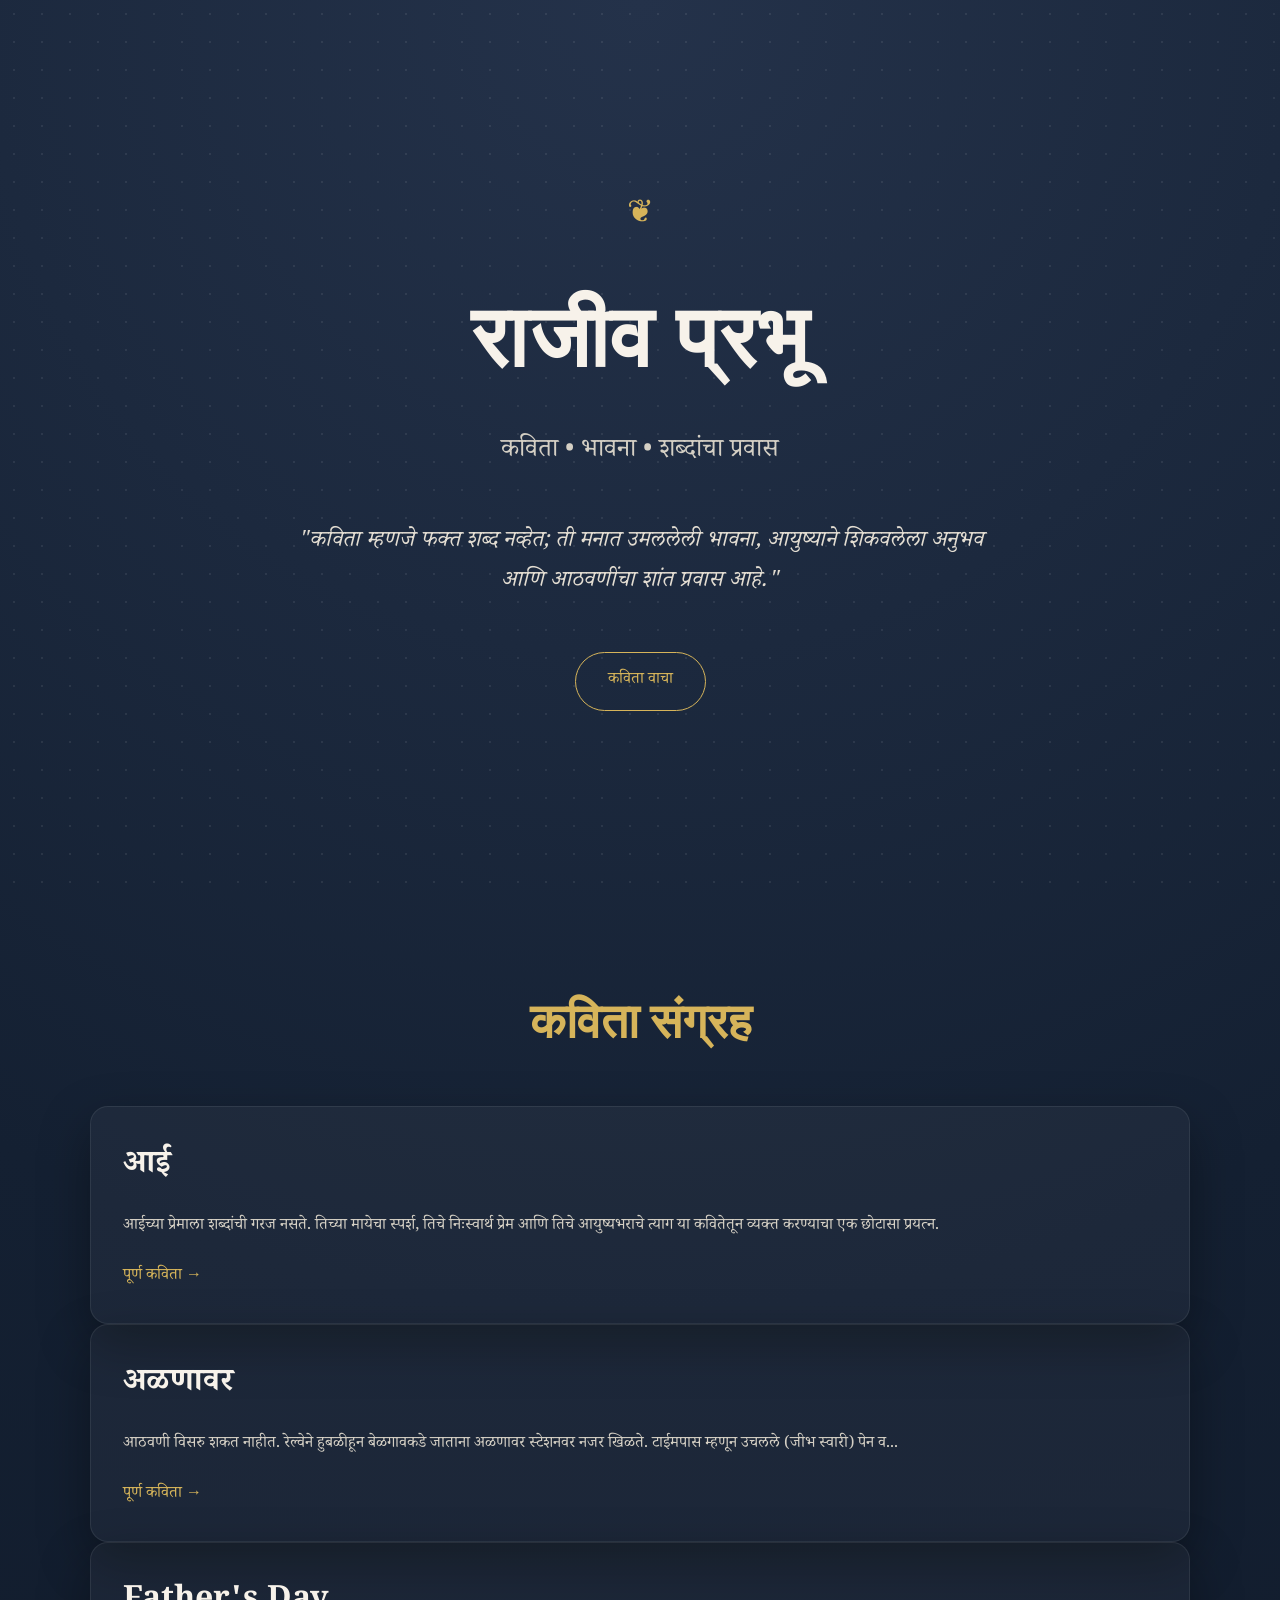
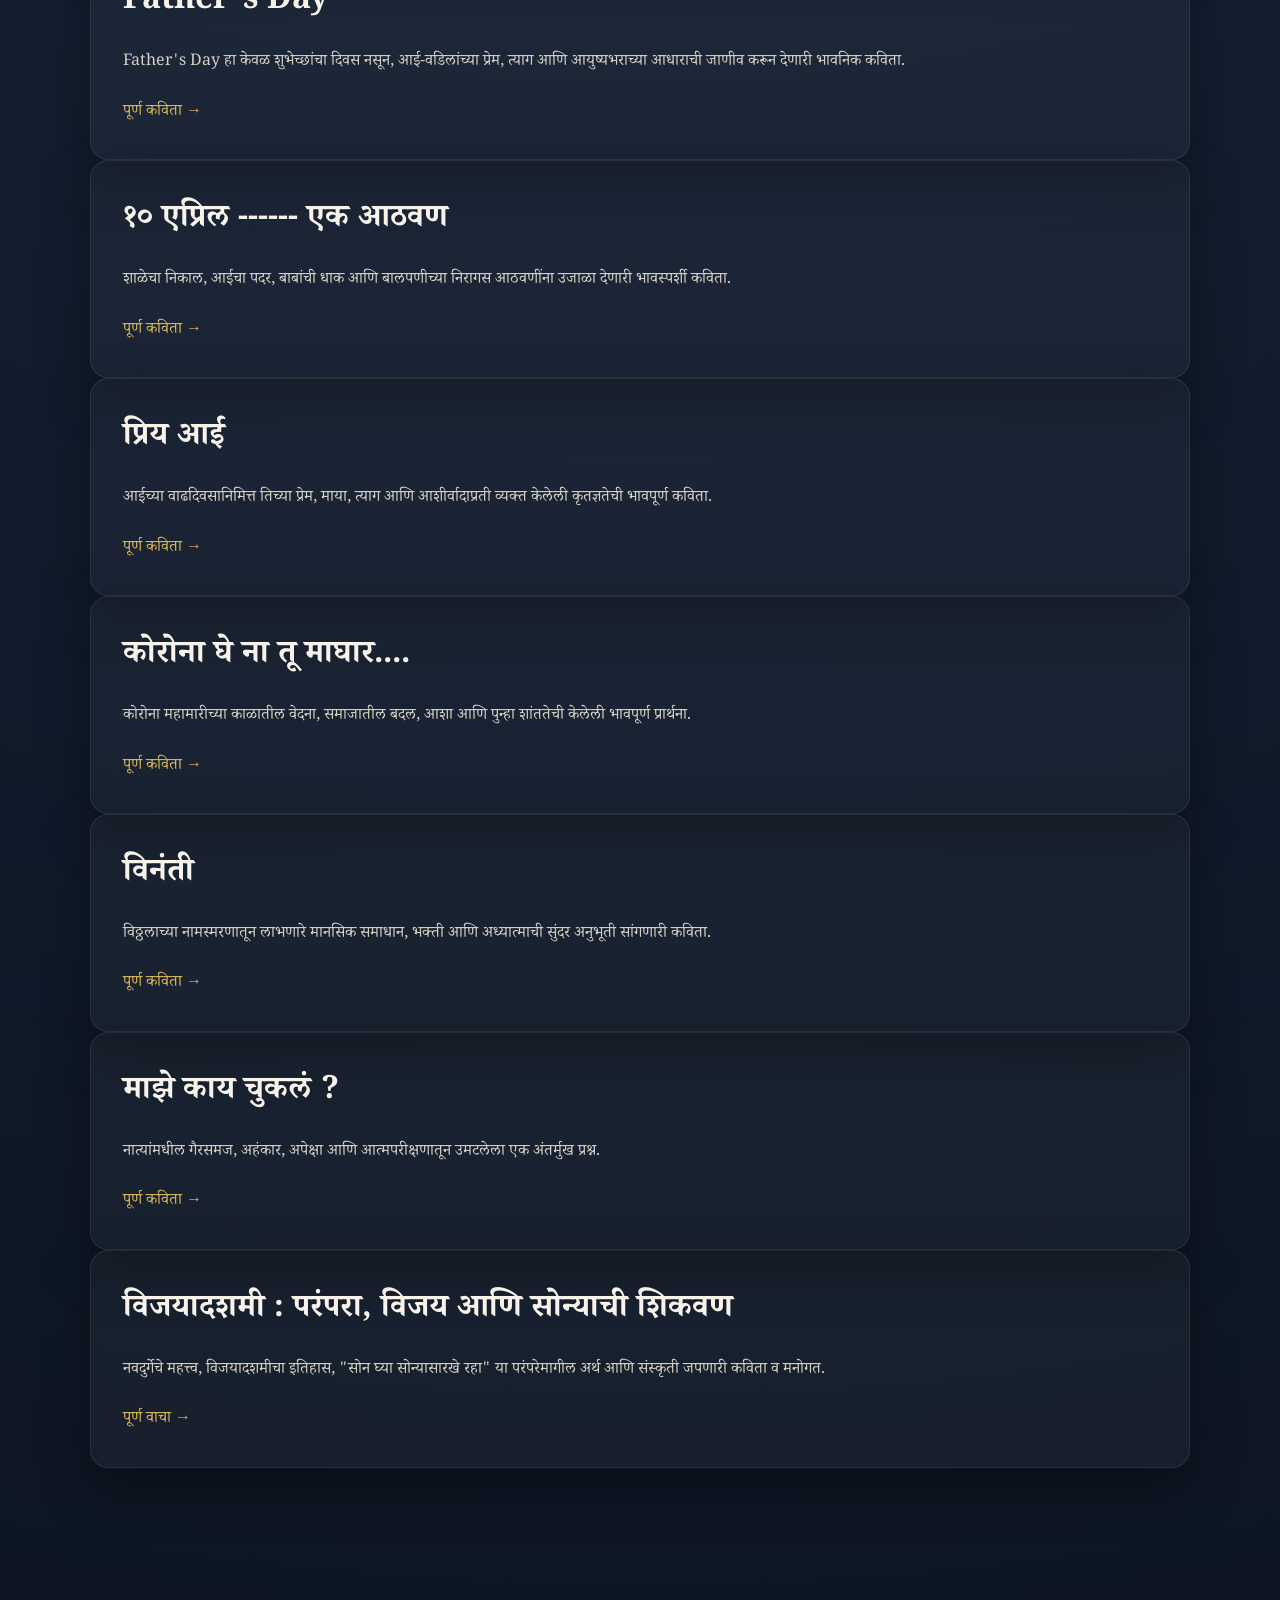
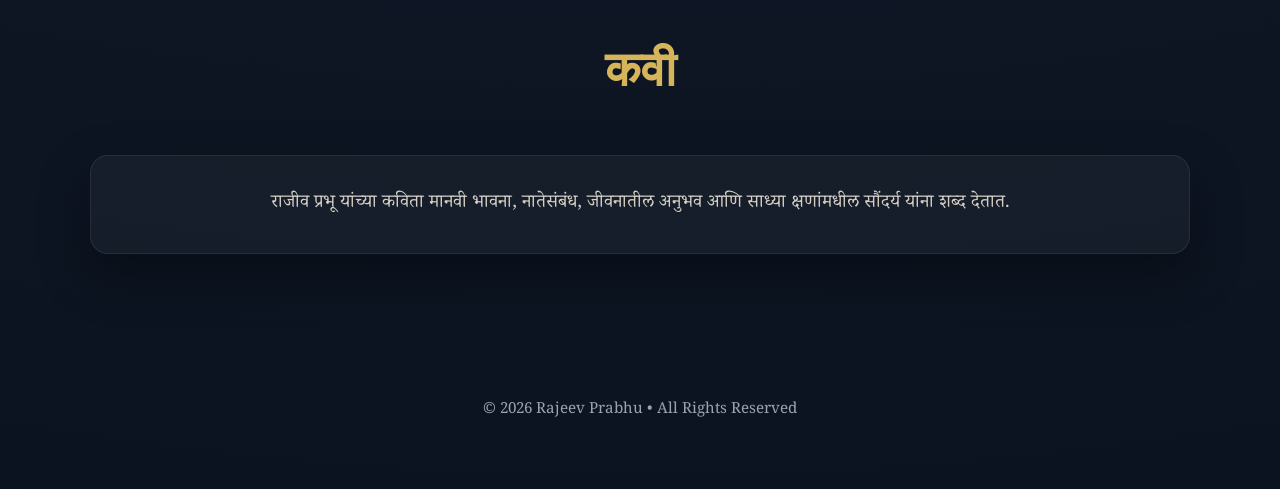
<file: index.html>
<!DOCTYPE html>
<html lang="mr">
<head>
    <meta charset="UTF-8">
    <meta name="viewport" content="width=device-width, initial-scale=1.0">
    <title>राजीव प्रभू | कविता संग्रह</title>
    <meta name="description" content="राजीव प्रभू यांच्या मराठी कवितांचा संग्रह">
    <link rel="stylesheet" href="style.css">
</head>
<body>

<header class="hero container">
    <div class="symbol">❦</div>

    <h1 class="title">राजीव प्रभू</h1>

    <p class="subtitle">
        कविता • भावना • शब्दांचा प्रवास
    </p>

    <p class="quote">
        "कविता म्हणजे फक्त शब्द नव्हेत; ती मनात उमललेली भावना,
        आयुष्याने शिकवलेला अनुभव आणि आठवणींचा शांत प्रवास आहे."
    </p>

    <a href="#poems" class="button">
        कविता वाचा
    </a>
</header>

<section id="poems">
    <div class="container">

        <h2 class="section-title">कविता संग्रह</h2>

        <article class="card">

            <h3>आई</h3>

            <p>
                आईच्या प्रेमाला शब्दांची गरज नसते.
                तिच्या मायेचा स्पर्श, तिचे निःस्वार्थ प्रेम
                आणि तिचे आयुष्यभराचे त्याग या कवितेतून व्यक्त
                करण्याचा एक छोटासा प्रयत्न.
            </p>

            <a class="read" href="poems/aai.html">
                पूर्ण कविता →
            </a>

        </article>


        
        <article class="card">
        
            <h3>अळणावर</h3>
        
            <p>
                आठवणी विसरु शकत नाहीत.
                रेल्वेने हुबळीहून बेळगावकडे जाताना
                अळणावर स्टेशनवर नजर खिळते.
                टाईमपास म्हणून उचलले (जीभ स्वारी) पेन व...
            </p>
        
            <a class="read" href="poems/alanavar.html">
                पूर्ण कविता →
            </a>

        </article>


        <article class="card">

            <h3>Father's Day</h3>
        
            <p>
                Father's Day हा केवळ शुभेच्छांचा दिवस नसून,
                आई-वडिलांच्या प्रेम, त्याग आणि आयुष्यभराच्या आधाराची
                जाणीव करून देणारी भावनिक कविता.
            </p>
        
            <a class="read" href="poems/fathers-day.html">
                पूर्ण कविता →
            </a>
        
        </article>


        <article class="card">
        
            <h3>१० एप्रिल ------ एक आठवण</h3>
        
            <p>
                शाळेचा निकाल, आईचा पदर, बाबांची धाक आणि
                बालपणीच्या निरागस आठवणींना उजाळा देणारी
                भावस्पर्शी कविता.
            </p>
        
            <a class="read" href="poems/10-april-ek-athavan.html">
                पूर्ण कविता →
            </a>
        
        </article>



        <article class="card">
        
            <h3>प्रिय आई</h3>
        
            <p>
                आईच्या वाढदिवसानिमित्त तिच्या प्रेम,
                माया, त्याग आणि आशीर्वादाप्रती व्यक्त
                केलेली कृतज्ञतेची भावपूर्ण कविता.
            </p>
        
            <a class="read" href="poems/priya-aai.html">
                पूर्ण कविता →
            </a>
        
        </article>

        <article class="card">
        
            <h3>कोरोना घे ना तू माघार....</h3>
        
            <p>
                कोरोना महामारीच्या काळातील वेदना,
                समाजातील बदल, आशा आणि
                पुन्हा शांततेची केलेली भावपूर्ण प्रार्थना.
            </p>
        
            <a class="read" href="poems/corona-ghe-na-tu-maghar.html">
                पूर्ण कविता →
            </a>
        
        </article>



        <article class="card">
        
            <h3>विनंती</h3>
        
            <p>
                विठ्ठलाच्या नामस्मरणातून लाभणारे
                मानसिक समाधान, भक्ती आणि
                अध्यात्माची सुंदर अनुभूती सांगणारी कविता.
            </p>
        
            <a class="read" href="poems/vinanti.html">
                पूर्ण कविता →
            </a>
        
        </article>


        <article class="card">
        
            <h3>माझे काय चुकलं ?</h3>
        
            <p>
                नात्यांमधील गैरसमज, अहंकार,
                अपेक्षा आणि आत्मपरीक्षणातून
                उमटलेला एक अंतर्मुख प्रश्न.
            </p>
        
            <a class="read" href="poems/majhe-kay-chukla.html">
                पूर्ण कविता →
            </a>
        
        </article>


        <article class="card">
        
            <h3>विजयादशमी : परंपरा, विजय आणि सोन्याची शिकवण</h3>
        
            <p>
                नवदुर्गेचे महत्त्व, विजयादशमीचा इतिहास,
                "सोन घ्या सोन्यासारखे रहा" या परंपरेमागील
                अर्थ आणि संस्कृती जपणारी कविता व मनोगत.
            </p>
        
            <a class="read" href="poems/vijayadashami.html">
                पूर्ण वाचा →
            </a>
        
        </article>


    </div>
</section>

<section id="about">

    <div class="container">

        <h2 class="section-title">कवी</h2>

        <div class="card">

            <p style="text-align:center;font-size:1.15rem;">
                राजीव प्रभू यांच्या कविता
                मानवी भावना, नातेसंबंध, जीवनातील अनुभव
                आणि साध्या क्षणांमधील सौंदर्य यांना शब्द देतात.
            </p>

        </div>

    </div>

</section>

<footer>

    <p>
        © 2026 Rajeev Prabhu • All Rights Reserved
    </p>

</footer>

</body>
</html>
</file>
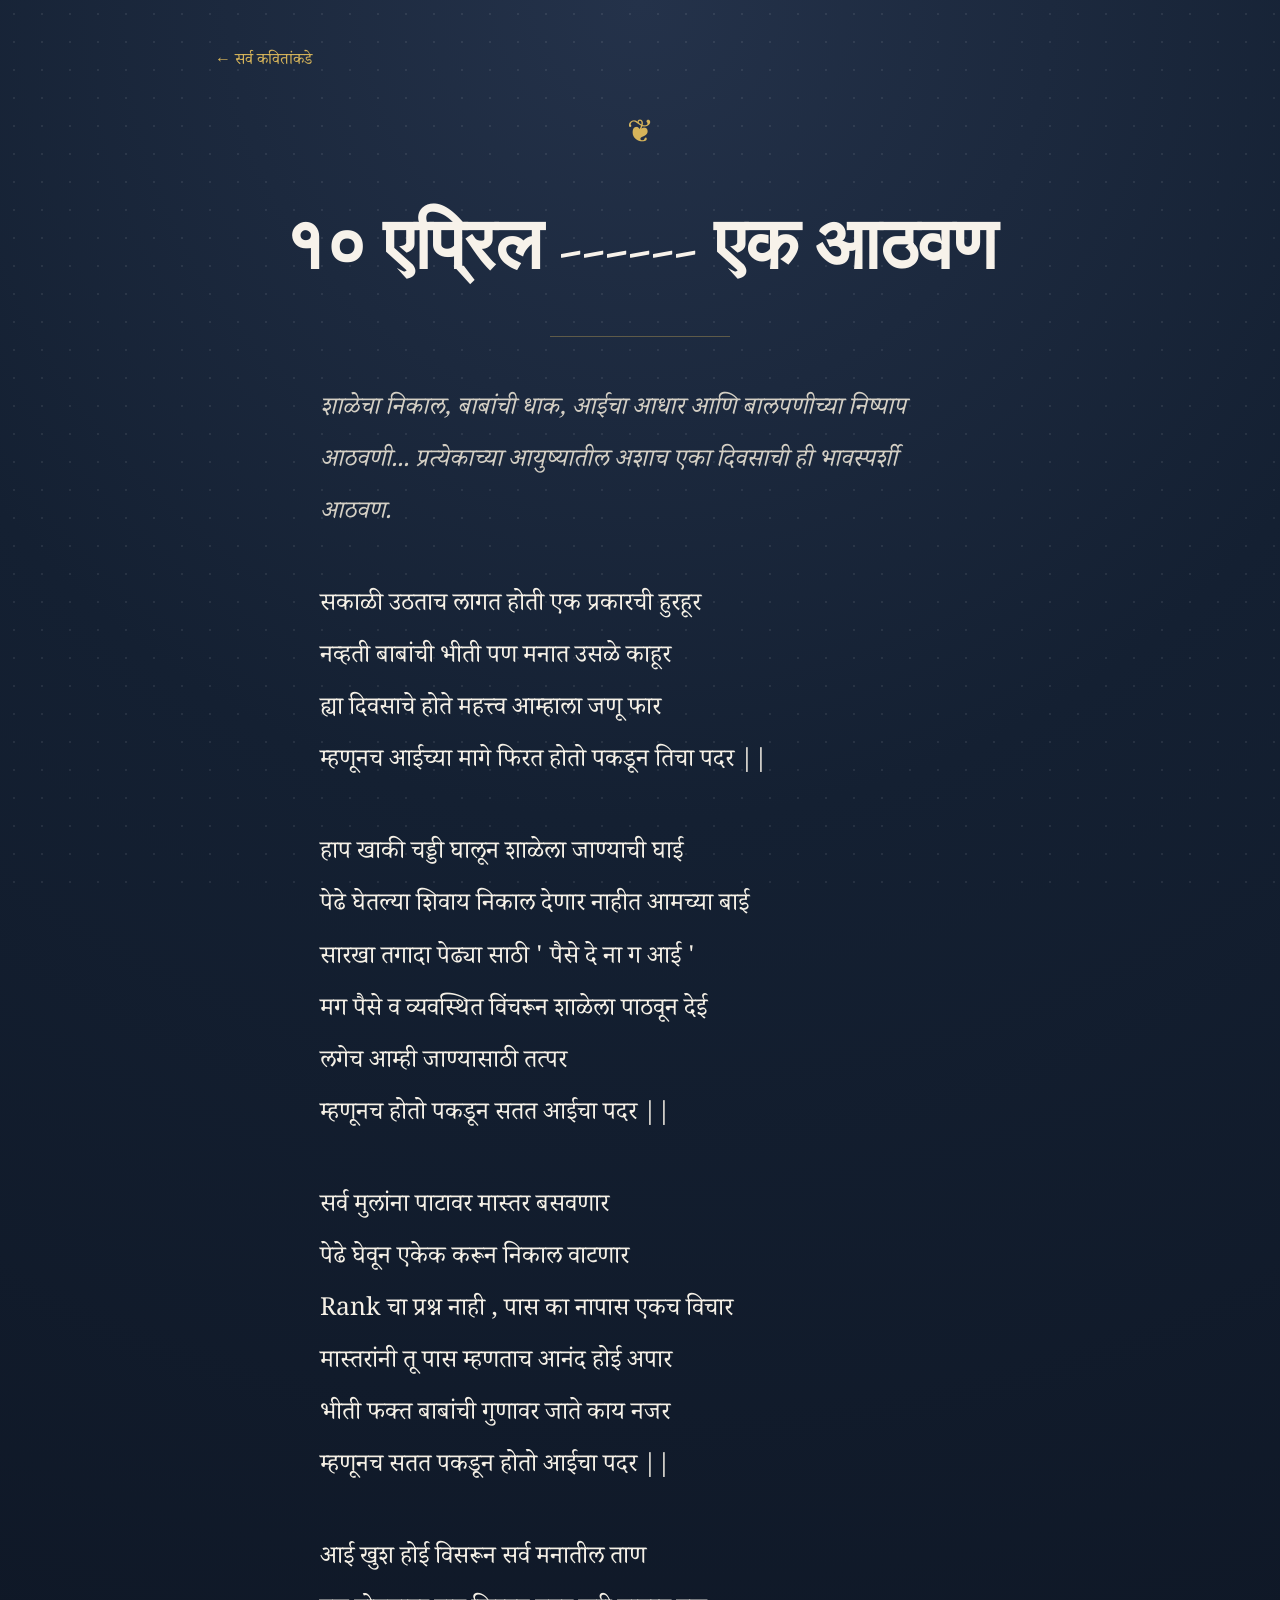
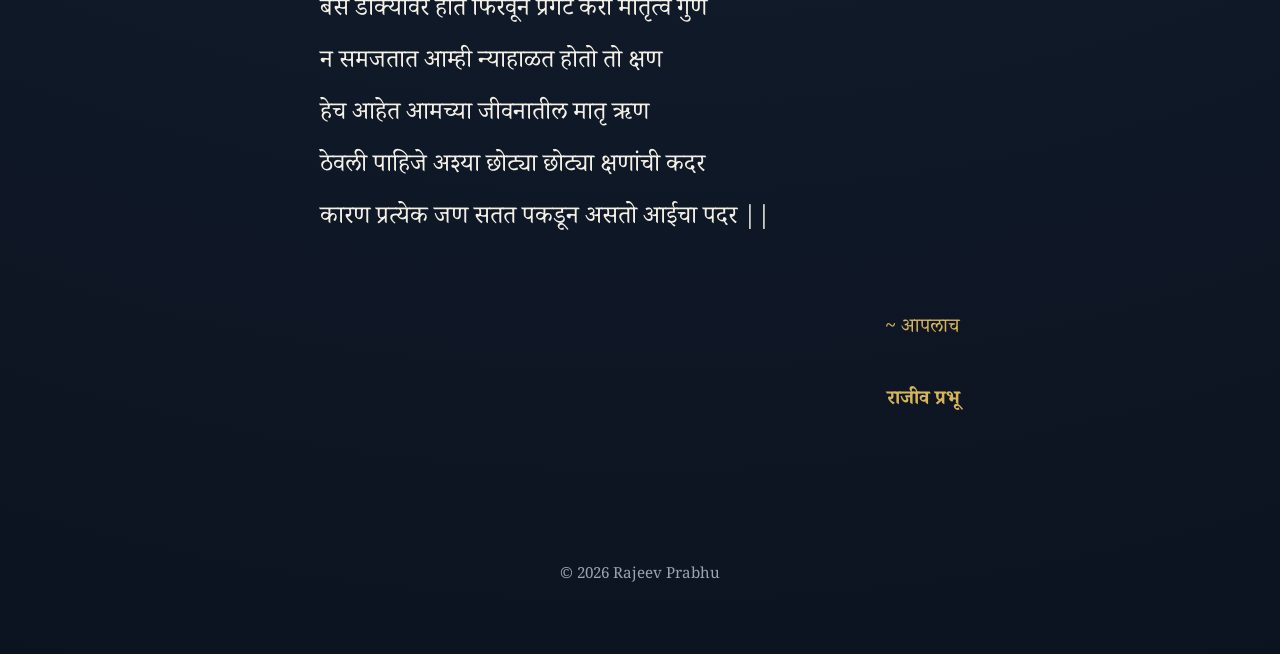
<file: poems/10-april-ek-athavan.html>
<!DOCTYPE html>
<html lang="mr">
<head>
    <meta charset="UTF-8">
    <meta name="viewport" content="width=device-width, initial-scale=1.0">

    <title>१० एप्रिल ------ एक आठवण | राजीव प्रभू</title>

    <meta name="description" content="१० एप्रिल ------ एक आठवण — राजीव प्रभू यांची मराठी कविता">

    <link rel="stylesheet" href="../style.css">
</head>

<body>

<div class="poem-page">

    <a href="../index.html" class="back">← सर्व कवितांकडे</a>

    <header class="poem-header">

        <div class="symbol">❦</div>

        <h1>१० एप्रिल ------ एक आठवण</h1>

        <div class="divider"></div>

    </header>

    <div class="poem">

        <p style="font-style: italic; color:#d4cfc4;">
            शाळेचा निकाल, बाबांची धाक, आईचा आधार आणि बालपणीच्या
            निष्पाप आठवणी... प्रत्येकाच्या आयुष्यातील अशाच एका दिवसाची
            ही भावस्पर्शी आठवण.
        </p>

        <p>
            सकाळी उठताच लागत होती एक प्रकारची हुरहूर<br>
            नव्हती बाबांची भीती पण मनात उसळे काहूर<br>
            ह्या दिवसाचे होते महत्त्व आम्हाला जणू फार<br>
            म्हणूनच आईच्या मागे फिरत होतो पकडून तिचा पदर ||
        </p>

        <p>
            हाप खाकी चड्डी घालून शाळेला जाण्याची घाई<br>
            पेढे घेतल्या शिवाय निकाल देणार नाहीत आमच्या बाई<br>
            सारखा तगादा पेढ्या साठी ' पैसे दे ना ग आई '<br>
            मग पैसे व व्यवस्थित विंचरून शाळेला पाठवून देई<br>
            लगेच आम्ही जाण्यासाठी तत्पर<br>
            म्हणूनच होतो पकडून सतत आईचा पदर ||
        </p>

        <p>
            सर्व मुलांना पाटावर मास्तर बसवणार<br>
            पेढे घेवून एकेक करून निकाल वाटणार<br>
            Rank चा प्रश्न नाही , पास का नापास एकच विचार<br>
            मास्तरांनी तू पास म्हणताच आनंद होई अपार<br>
            भीती फक्त बाबांची गुणावर जाते काय नजर<br>
            म्हणूनच सतत पकडून होतो आईचा पदर ||
        </p>

        <p>
            आई खुश होई विसरून सर्व मनातील ताण<br>
            बस डोक्यावर हात फिरवून प्रगट करी मातृत्व गुण<br>
            न समजतात आम्ही न्याहाळत होतो तो क्षण<br>
            हेच आहेत आमच्या जीवनातील मातृ ऋण<br>
            ठेवली पाहिजे अश्या छोट्या छोट्या क्षणांची कदर<br>
            कारण प्रत्येक जण सतत पकडून असतो आईचा पदर ||
        </p>

    </div>

    <div class="signature">

        <p>
            ~ आपलाच
            <br><br>
            <strong>राजीव प्रभू</strong>
        </p>

    </div>

</div>

<footer>

    © 2026 Rajeev Prabhu

</footer>

</body>
</html>
</file>
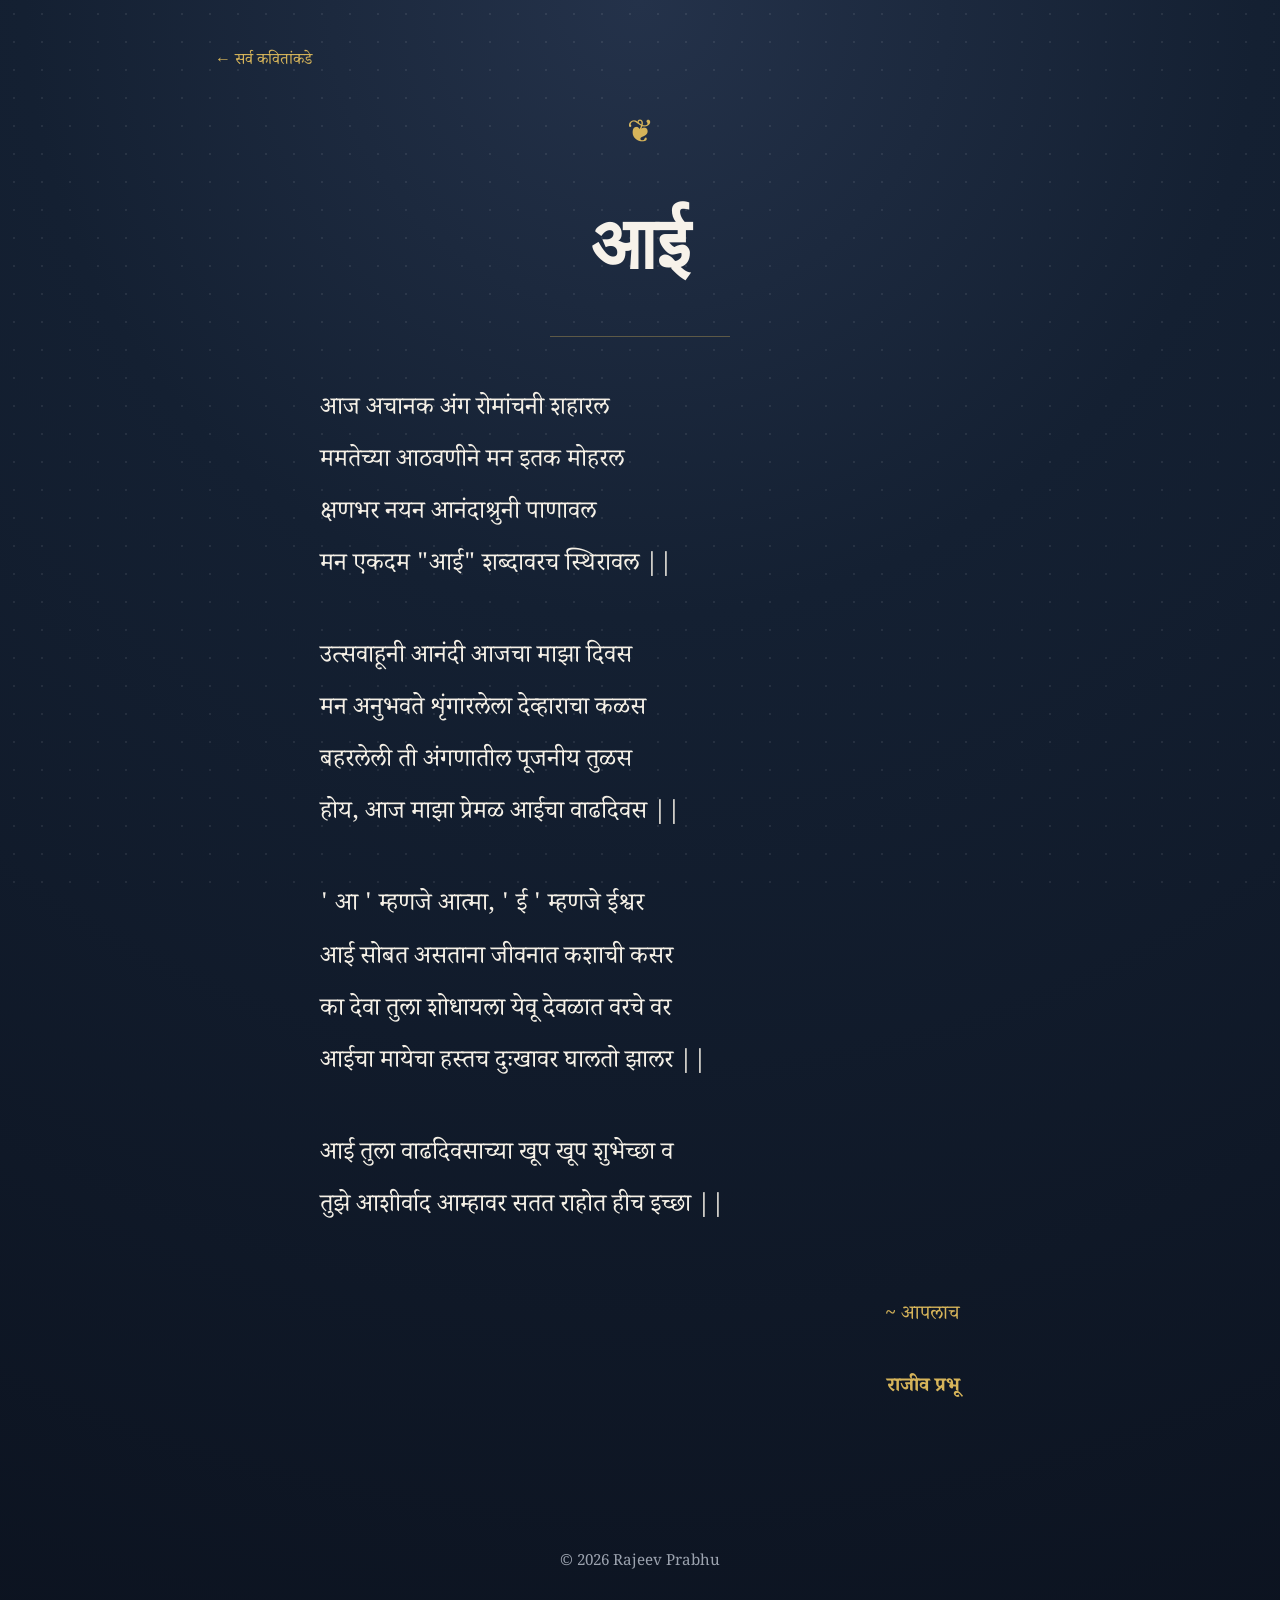
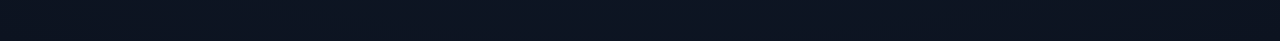
<file: poems/aai.html>
<!DOCTYPE html>
<html lang="mr">
<head>
    <meta charset="UTF-8">
    <meta name="viewport" content="width=device-width, initial-scale=1.0">

    <title>आई | राजीव प्रभू</title>

    <meta name="description" content="आई — राजीव प्रभू यांची मराठी कविता">

    <link rel="stylesheet" href="../style.css">
</head>

<body>

<div class="poem-page">

    <a href="../index.html" class="back">← सर्व कवितांकडे</a>

    <header class="poem-header">

        <div class="symbol">❦</div>

        <h1>आई</h1>

        <div class="divider"></div>

    </header>


    <div class="poem">
    
        <p>
            आज अचानक अंग रोमांचनी शहारल<br>
            ममतेच्या आठवणीने मन इतक मोहरल<br>
            क्षणभर नयन आनंदाश्रुनी पाणावल<br>
            मन एकदम "आई" शब्दावरच स्थिरावल ||
        </p>
    
        <p>
            उत्सवाहूनी आनंदी आजचा माझा दिवस<br>
            मन अनुभवते शृंगारलेला देव्हाराचा कळस<br>
            बहरलेली ती अंगणातील पूजनीय तुळस<br>
            होय, आज माझा प्रेमळ आईचा वाढदिवस ||
        </p>
    
        <p>
            ' आ ' म्हणजे आत्मा, ' ई ' म्हणजे ईश्वर<br>
            आई सोबत असताना जीवनात कशाची कसर<br>
            का देवा तुला शोधायला येवू देवळात वरचे वर<br>
            आईचा मायेचा हस्तच दुःखावर घालतो झालर ||
        </p>
    
        <p>
            आई तुला वाढदिवसाच्या खूप खूप शुभेच्छा व<br>
            तुझे आशीर्वाद आम्हावर सतत राहोत हीच इच्छा ||
        </p>
    
    </div>
    
    <div class="signature">
    
        <p>
            ~ आपलाच
            <br><br>
            <strong>राजीव प्रभू</strong>
        </p>
    
    </div>

</div>

<footer>

    © 2026 Rajeev Prabhu

</footer>

</body>
</html>
</file>
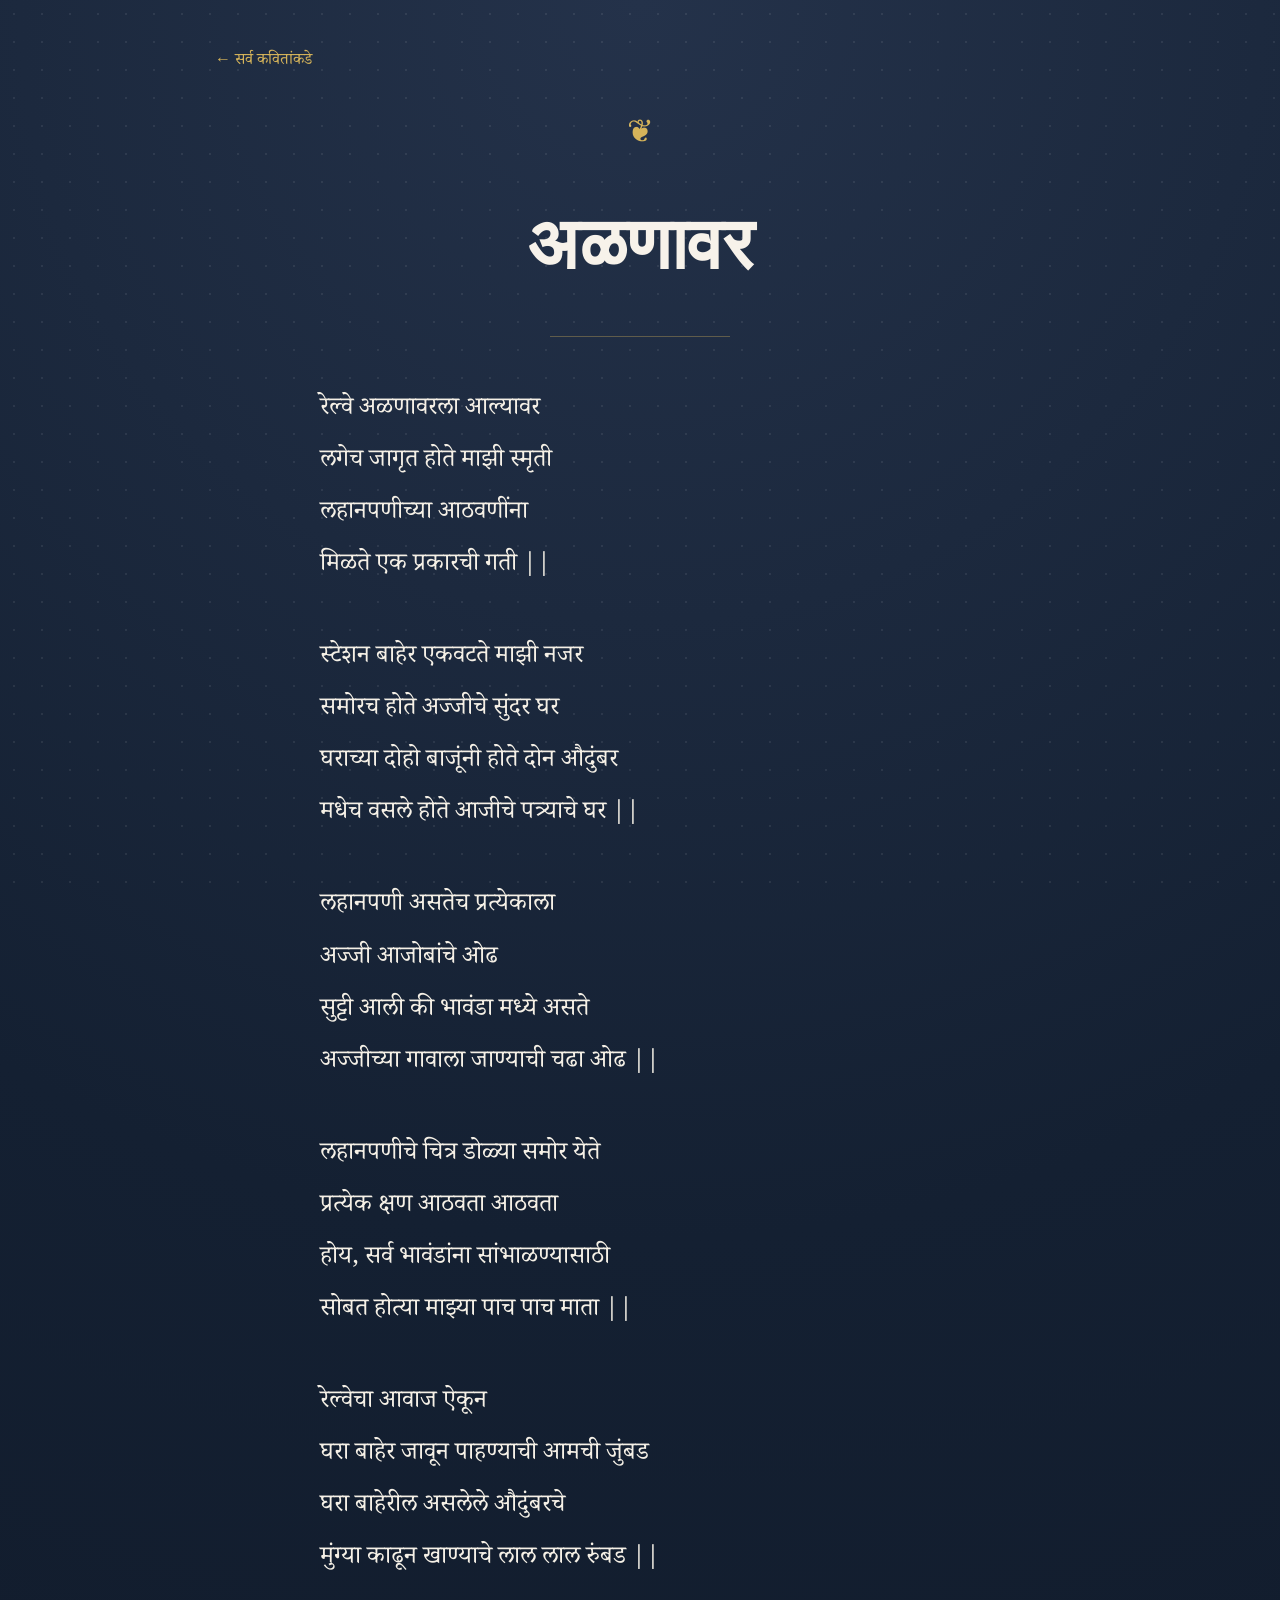
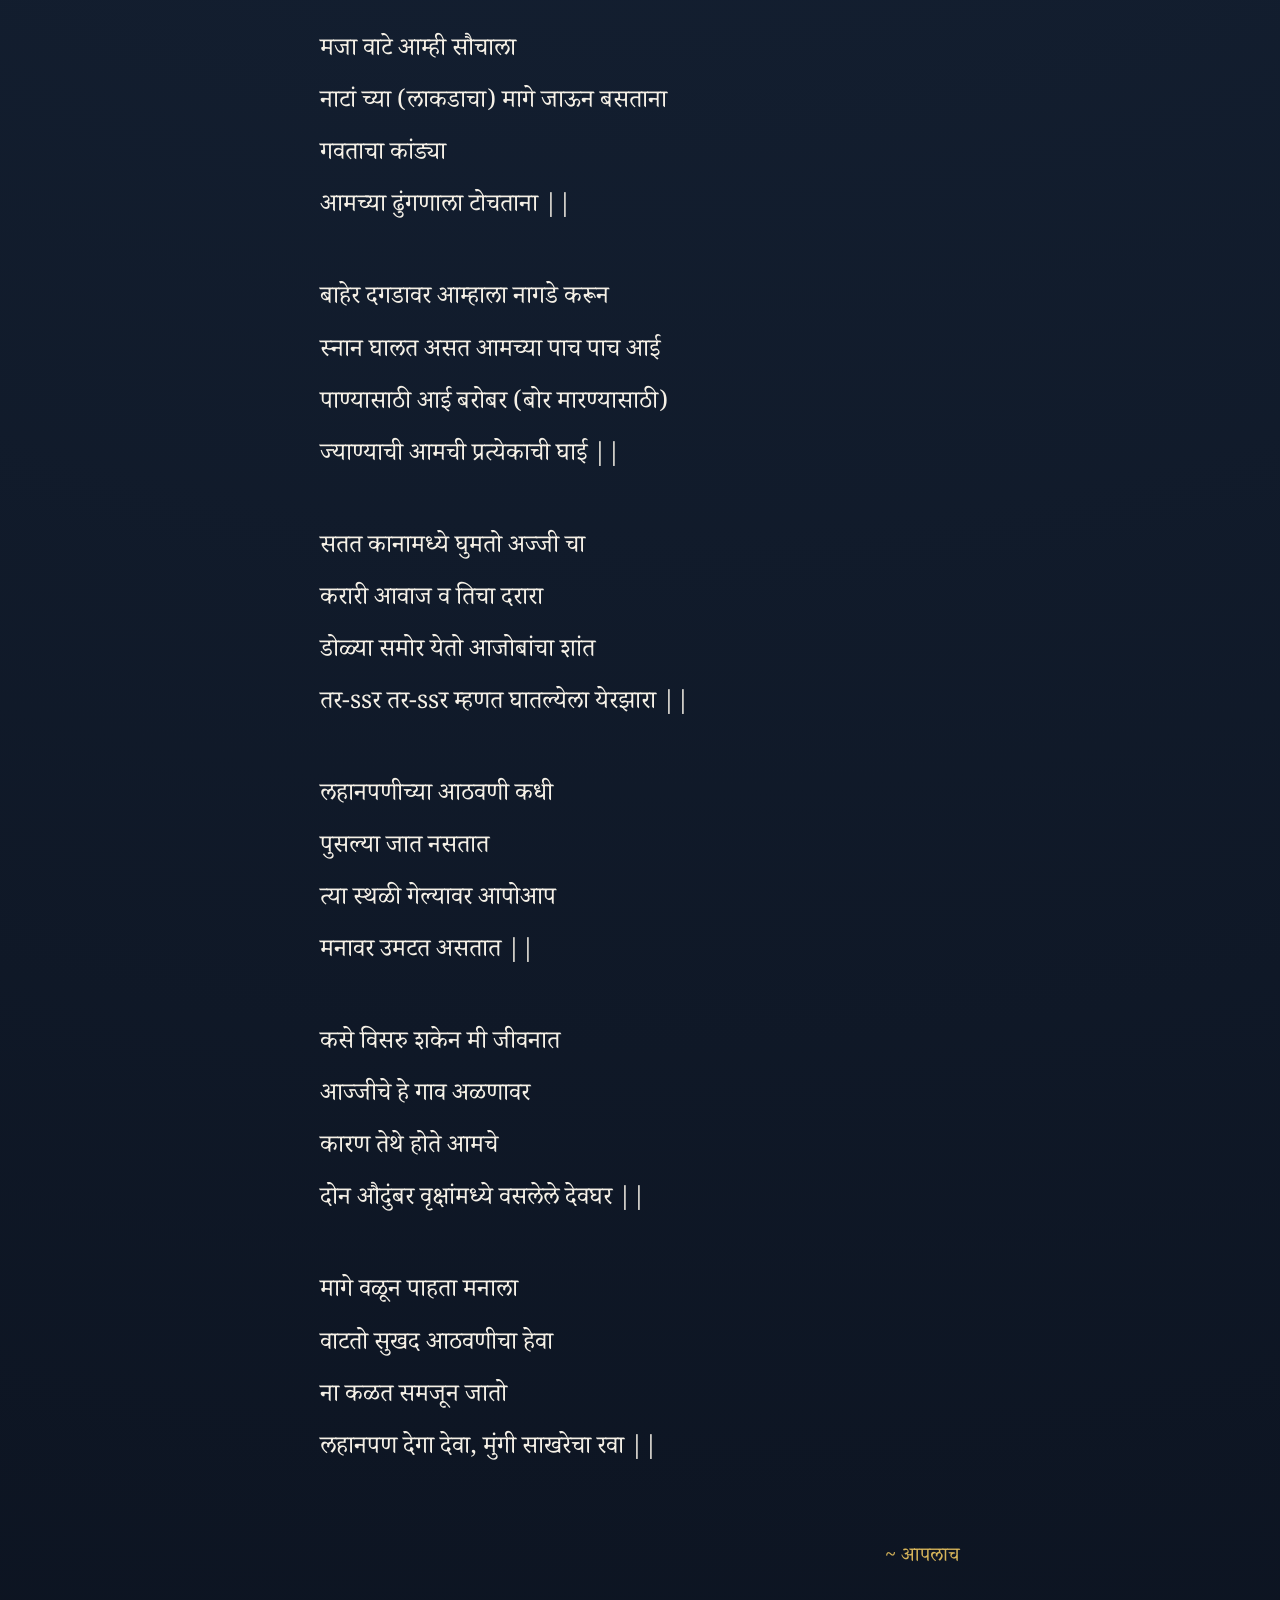
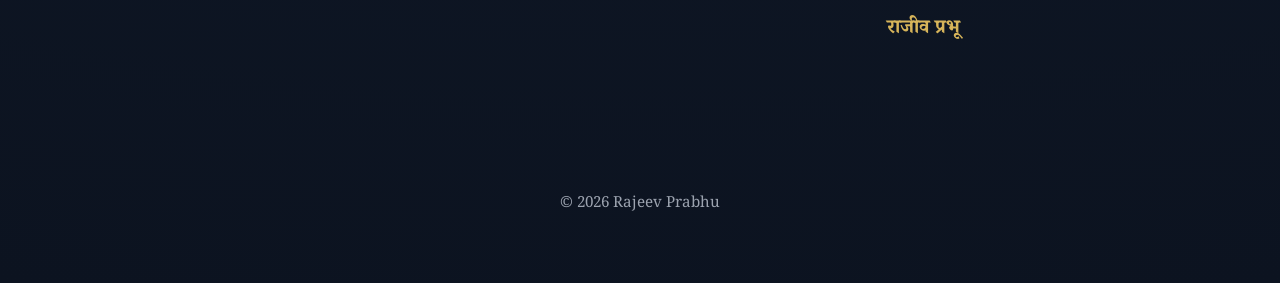
<file: poems/alanavar.html>
<!DOCTYPE html>
<html lang="mr">
<head>
    <meta charset="UTF-8">
    <meta name="viewport" content="width=device-width, initial-scale=1.0">

    <title>अळणावर | राजीव प्रभू</title>

    <meta name="description" content="अळणावर — राजीव प्रभू यांची मराठी कविता">

    <link rel="stylesheet" href="../style.css">
</head>

<body>

<div class="poem-page">

    <a href="../index.html" class="back">← सर्व कवितांकडे</a>

    <header class="poem-header">

        <div class="symbol">❦</div>

        <h1>अळणावर</h1>

        <div class="divider"></div>

    </header>

    <div class="poem">

        <p>
            रेल्वे अळणावरला आल्यावर<br>
            लगेच जागृत होते माझी स्मृती<br>
            लहानपणीच्या आठवणींना<br>
            मिळते एक प्रकारची गती ||
        </p>

        <p>
            स्टेशन बाहेर एकवटते माझी नजर<br>
            समोरच होते अज्जीचे सुंदर घर<br>
            घराच्या दोहो बाजूंनी होते दोन औदुंबर<br>
            मधेच वसले होते आजीचे पत्र्याचे घर ||
        </p>

        <p>
            लहानपणी असतेच प्रत्येकाला<br>
            अज्जी आजोबांचे ओढ<br>
            सुट्टी आली की भावंडा मध्ये असते<br>
            अज्जीच्या गावाला जाण्याची चढा ओढ ||
        </p>

        <p>
            लहानपणीचे चित्र डोळ्या समोर येते<br>
            प्रत्येक क्षण आठवता आठवता<br>
            होय, सर्व भावंडांना सांभाळण्यासाठी<br>
            सोबत होत्या माझ्या पाच पाच माता ||
        </p>

        <p>
            रेल्वेचा आवाज ऐकून<br>
            घरा बाहेर जावून पाहण्याची आमची जुंबड<br>
            घरा बाहेरील असलेले औदुंबरचे<br>
            मुंग्या काढून खाण्याचे लाल लाल रुंबड ||
        </p>

        <p>
            मजा वाटे आम्ही सौचाला<br>
            नाटां च्या (लाकडाचा) मागे जाऊन बसताना<br>
            गवताचा कांड्या<br>
            आमच्या ढुंगणाला टोचताना ||
        </p>

        <p>
            बाहेर दगडावर आम्हाला नागडे करून<br>
            स्नान घालत असत आमच्या पाच पाच आई<br>
            पाण्यासाठी आई बरोबर (बोर मारण्यासाठी)<br>
            ज्याण्याची आमची प्रत्येकाची घाई ||
        </p>

        <p>
            सतत कानामध्ये घुमतो अज्जी चा<br>
            करारी आवाज व तिचा दरारा<br>
            डोळ्या समोर येतो आजोबांचा शांत<br>
            तर-ssर तर-ssर म्हणत घातल्येला येरझारा ||
        </p>

        <p>
            लहानपणीच्या आठवणी कधी<br>
            पुसल्या जात नसतात<br>
            त्या स्थळी गेल्यावर आपोआप<br>
            मनावर उमटत असतात ||
        </p>

        <p>
            कसे विसरु शकेन मी जीवनात<br>
            आज्जीचे हे गाव अळणावर<br>
            कारण तेथे होते आमचे<br>
            दोन औदुंबर वृक्षांमध्ये वसलेले देवघर ||
        </p>

        <p>
            मागे वळून पाहता मनाला<br>
            वाटतो सुखद आठवणीचा हेवा<br>
            ना कळत समजून जातो<br>
            लहानपण देगा देवा, मुंगी साखरेचा रवा ||
        </p>

    </div>

    <div class="signature">

        <p>
            ~ आपलाच
            <br><br>
            <strong>राजीव प्रभू</strong>
        </p>

    </div>

</div>

<footer>

    © 2026 Rajeev Prabhu

</footer>

</body>
</html>
</file>
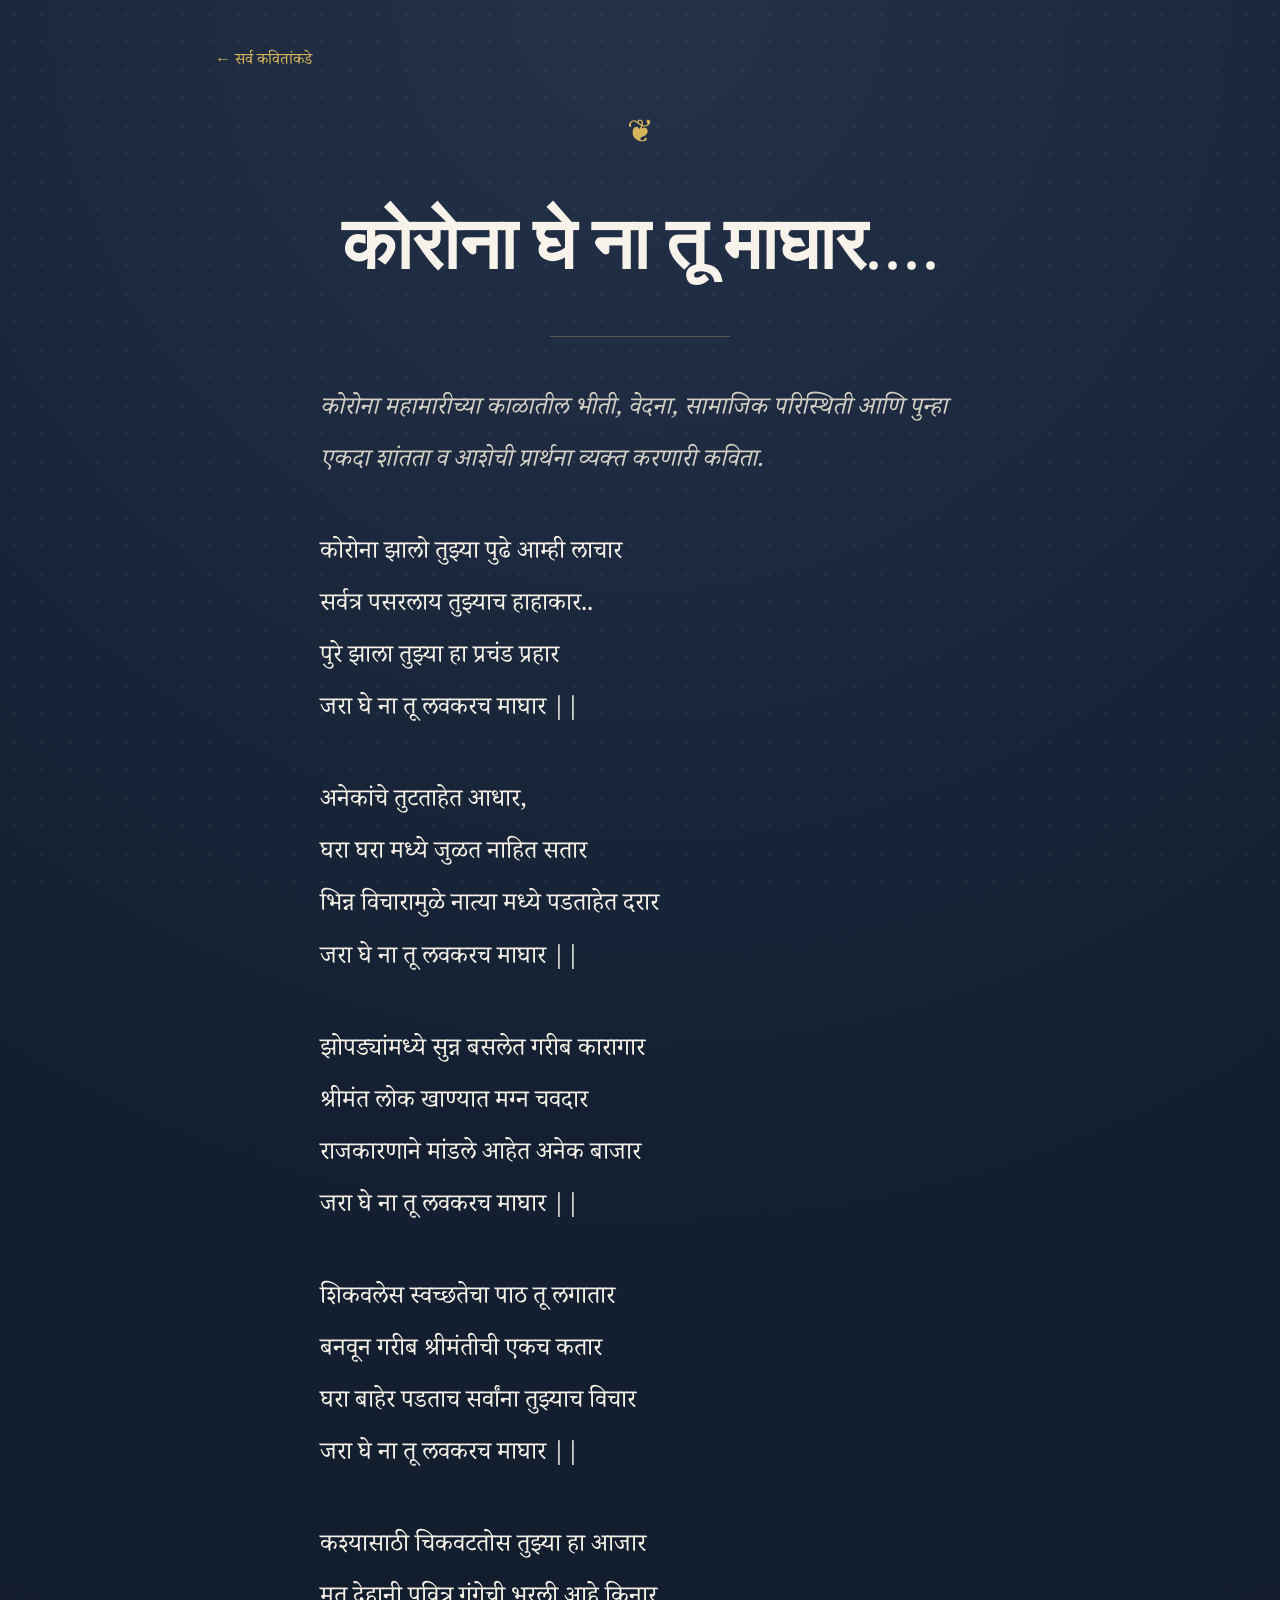
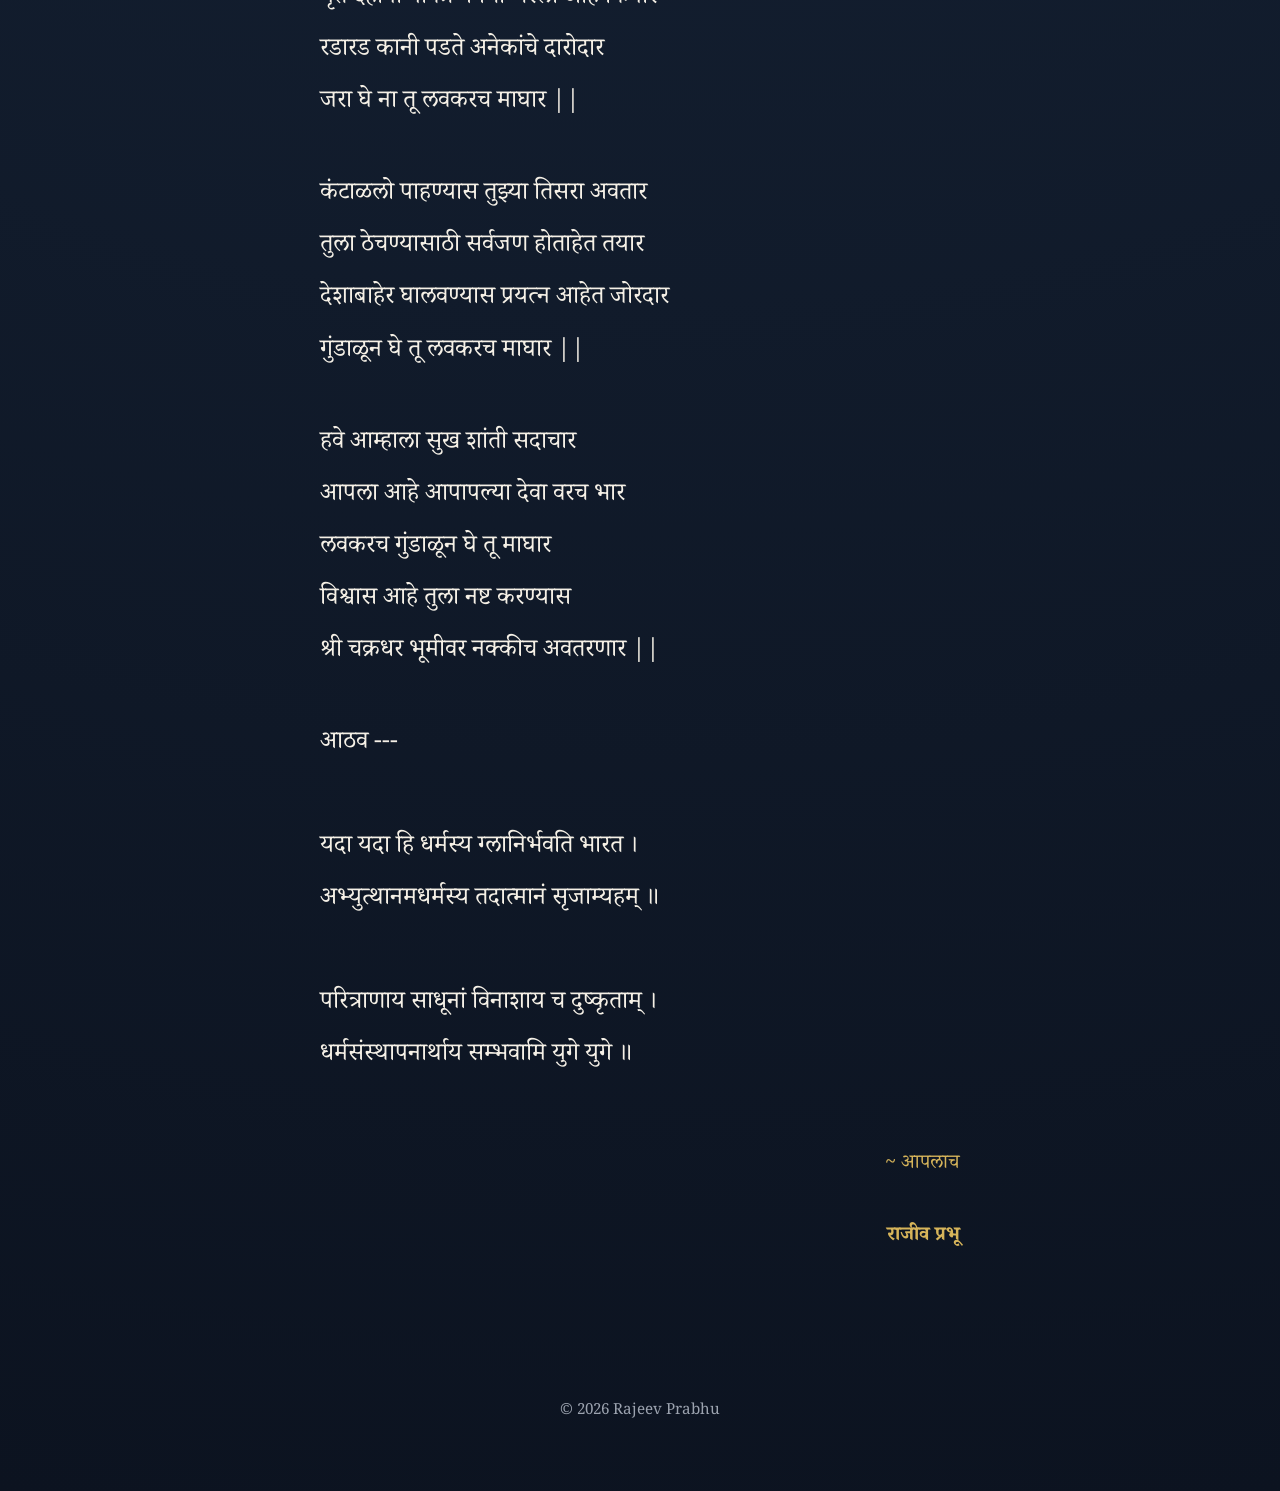
<file: poems/corona-ghe-na-tu-maghar.html>
<!DOCTYPE html>
<html lang="mr">
<head>
    <meta charset="UTF-8">
    <meta name="viewport" content="width=device-width, initial-scale=1.0">

    <title>कोरोना घे ना तू माघार.... | राजीव प्रभू</title>

    <meta name="description" content="कोरोना घे ना तू माघार.... — राजीव प्रभू यांची मराठी कविता">

    <link rel="stylesheet" href="../style.css">
</head>

<body>

<div class="poem-page">

    <a href="../index.html" class="back">← सर्व कवितांकडे</a>

    <header class="poem-header">

        <div class="symbol">❦</div>

        <h1>कोरोना घे ना तू माघार....</h1>

        <div class="divider"></div>

    </header>

    <div class="poem">

        <p style="font-style: italic; color:#d4cfc4;">
            कोरोना महामारीच्या काळातील भीती, वेदना, सामाजिक परिस्थिती
            आणि पुन्हा एकदा शांतता व आशेची प्रार्थना व्यक्त करणारी कविता.
        </p>

        <p>
            कोरोना झालो तुझ्या पुढे आम्ही लाचार<br>
            सर्वत्र पसरलाय तुझ्याच हाहाकार..<br>
            पुरे झाला तुझ्या हा प्रचंड प्रहार<br>
            जरा घे ना तू लवकरच माघार ||
        </p>

        <p>
            अनेकांचे तुटताहेत आधार,<br>
            घरा घरा मध्ये जुळत नाहित सतार<br>
            भिन्न विचारामुळे नात्या मध्ये पडताहेत दरार<br>
            जरा घे ना तू लवकरच माघार ||
        </p>

        <p>
            झोपड्यांमध्ये सुन्न बसलेत गरीब कारागार<br>
            श्रीमंत लोक खाण्यात मग्न चवदार<br>
            राजकारणाने मांडले आहेत अनेक बाजार<br>
            जरा घे ना तू लवकरच माघार ||
        </p>

        <p>
            शिकवलेस स्वच्छतेचा पाठ तू लगातार<br>
            बनवून गरीब श्रीमंतीची एकच कतार<br>
            घरा बाहेर पडताच सर्वांना तुझ्याच विचार<br>
            जरा घे ना तू लवकरच माघार ||
        </p>

        <p>
            कश्यासाठी चिकवटतोस तुझ्या हा आजार<br>
            मृत देहानी पवित्र गंगेची भरली आहे किनार<br>
            रडारड कानी पडते अनेकांचे दारोदार<br>
            जरा घे ना तू लवकरच माघार ||
        </p>

        <p>
            कंटाळलो पाहण्यास तुझ्या तिसरा अवतार<br>
            तुला ठेचण्यासाठी सर्वजण होताहेत तयार<br>
            देशाबाहेर घालवण्यास प्रयत्न आहेत जोरदार<br>
            गुंडाळून घे तू लवकरच माघार ||
        </p>

        <p>
            हवे आम्हाला सुख शांती सदाचार<br>
            आपला आहे आपापल्या देवा वरच भार<br>
            लवकरच गुंडाळून घे तू माघार<br>
            विश्वास आहे तुला नष्ट करण्यास<br>
            श्री चक्रधर भूमीवर नक्कीच अवतरणार ||
        </p>

        <p>
            आठव ---<br><br>

            यदा यदा हि धर्मस्य ग्लानिर्भवति भारत ।<br>
            अभ्युत्थानमधर्मस्य तदात्मानं सृजाम्यहम् ॥<br><br>

            परित्राणाय साधूनां विनाशाय च दुष्कृताम् ।<br>
            धर्मसंस्थापनार्थाय सम्भवामि युगे युगे ॥
        </p>

    </div>

    <div class="signature">

        <p>
            ~ आपलाच
            <br><br>

            <strong>राजीव प्रभू</strong>
        </p>

    </div>

</div>

<footer>

    © 2026 Rajeev Prabhu

</footer>

</body>
</html>
</file>
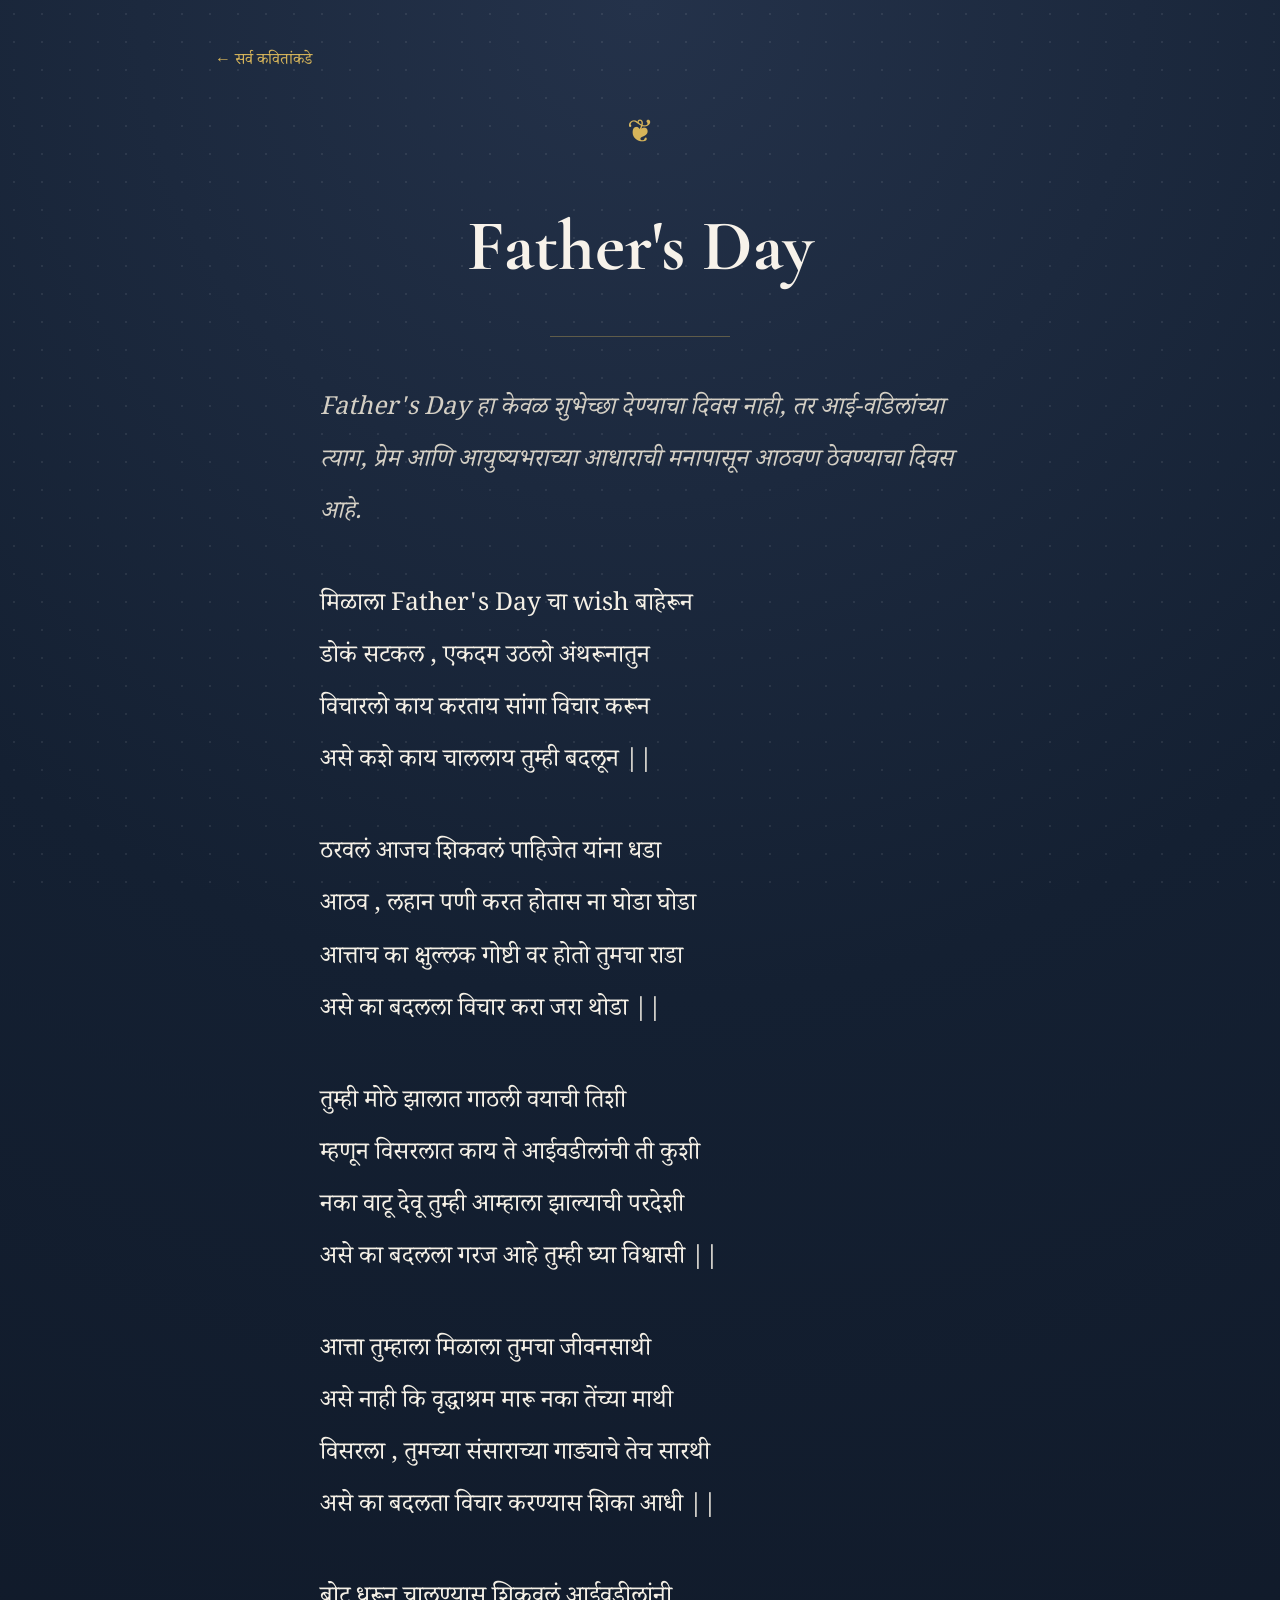
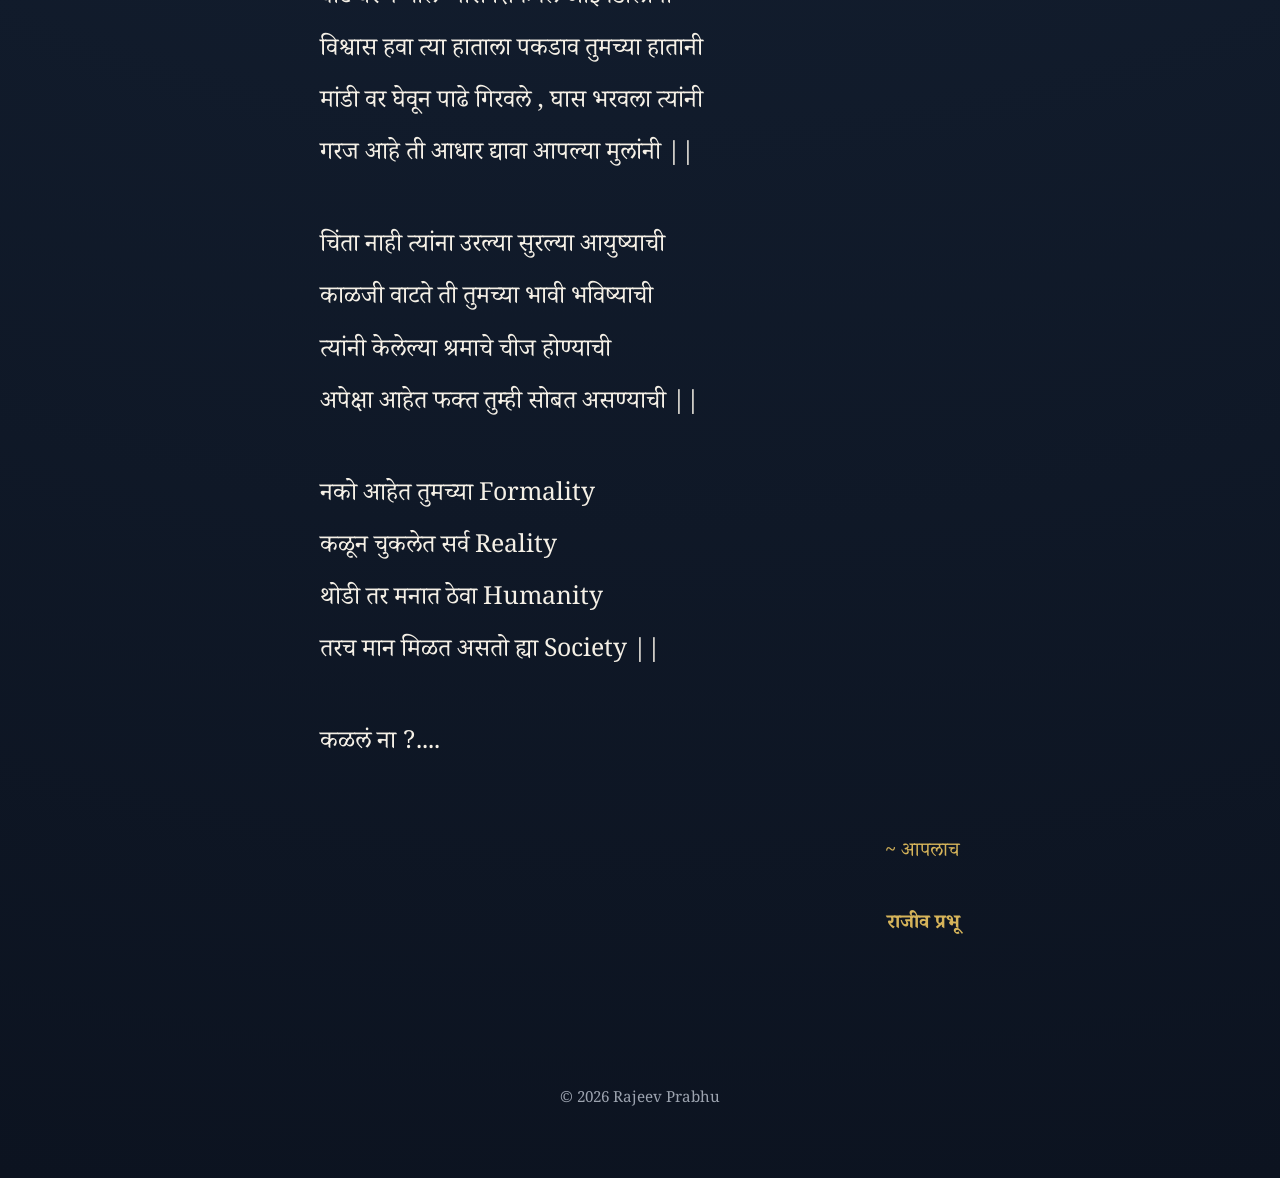
<file: poems/fathers-day.html>
<!DOCTYPE html>
<html lang="mr">
<head>
    <meta charset="UTF-8">
    <meta name="viewport" content="width=device-width, initial-scale=1.0">

    <title>Father's Day | राजीव प्रभू</title>

    <meta name="description" content="Father's Day — राजीव प्रभू यांची मराठी कविता">

    <link rel="stylesheet" href="../style.css">
</head>

<body>

<div class="poem-page">

    <a href="../index.html" class="back">← सर्व कवितांकडे</a>

    <header class="poem-header">

        <div class="symbol">❦</div>

        <h1>Father's Day</h1>

        <div class="divider"></div>

    </header>

    <div class="poem">

        <p style="font-style: italic; color:#d4cfc4;">
            Father's Day हा केवळ शुभेच्छा देण्याचा दिवस नाही,
            तर आई-वडिलांच्या त्याग, प्रेम आणि आयुष्यभराच्या आधाराची
            मनापासून आठवण ठेवण्याचा दिवस आहे.
        </p>

        <p>
            मिळाला Father's Day चा wish बाहेरून<br>
            डोकं सटकल , एकदम उठलो अंथरूनातुन<br>
            विचारलो काय करताय सांगा विचार करून<br>
            असे कशे काय चाललाय तुम्ही बदलून ||
        </p>

        <p>
            ठरवलं आजच शिकवलं पाहिजेत यांना धडा<br>
            आठव , लहान पणी करत होतास ना घोडा घोडा<br>
            आत्ताच का क्षुल्लक गोष्टी वर होतो तुमचा राडा<br>
            असे का बदलला विचार करा जरा थोडा ||
        </p>

        <p>
            तुम्ही मोठे झालात गाठली वयाची तिशी<br>
            म्हणून विसरलात काय ते आईवडीलांची ती कुशी<br>
            नका वाटू देवू तुम्ही आम्हाला झाल्याची परदेशी<br>
            असे का बदलला गरज आहे तुम्ही घ्या विश्वासी ||
        </p>

        <p>
            आत्ता तुम्हाला मिळाला तुमचा जीवनसाथी<br>
            असे नाही कि वृद्धाश्रम मारू नका तेंच्या माथी<br>
            विसरला , तुमच्या संसाराच्या गाड्याचे तेच सारथी<br>
            असे का बदलता विचार करण्यास शिका आधी ||
        </p>

        <p>
            बोट धरून चालण्यास शिकवलं आईवडीलांनी<br>
            विश्वास हवा त्या हाताला पकडाव तुमच्या हातानी<br>
            मांडी वर घेवून पाढे गिरवले , घास भरवला त्यांनी<br>
            गरज आहे ती आधार द्यावा आपल्या मुलांनी ||
        </p>

        <p>
            चिंता नाही त्यांना उरल्या सुरल्या आयुष्याची<br>
            काळजी वाटते ती तुमच्या भावी भविष्याची<br>
            त्यांनी केलेल्या श्रमाचे चीज होण्याची<br>
            अपेक्षा आहेत फक्त तुम्ही सोबत असण्याची ||
        </p>

        <p>
            नको आहेत तुमच्या Formality<br>
            कळून चुकलेत सर्व Reality<br>
            थोडी तर मनात ठेवा Humanity<br>
            तरच मान मिळत असतो ह्या Society ||
        </p>

        <p>
            कळलं ना ?....
        </p>

    </div>

    <div class="signature">

        <p>
            ~ आपलाच
            <br><br>
            <strong>राजीव प्रभू</strong>
        </p>

    </div>

</div>

<footer>

    © 2026 Rajeev Prabhu

</footer>

</body>
</html>
</file>
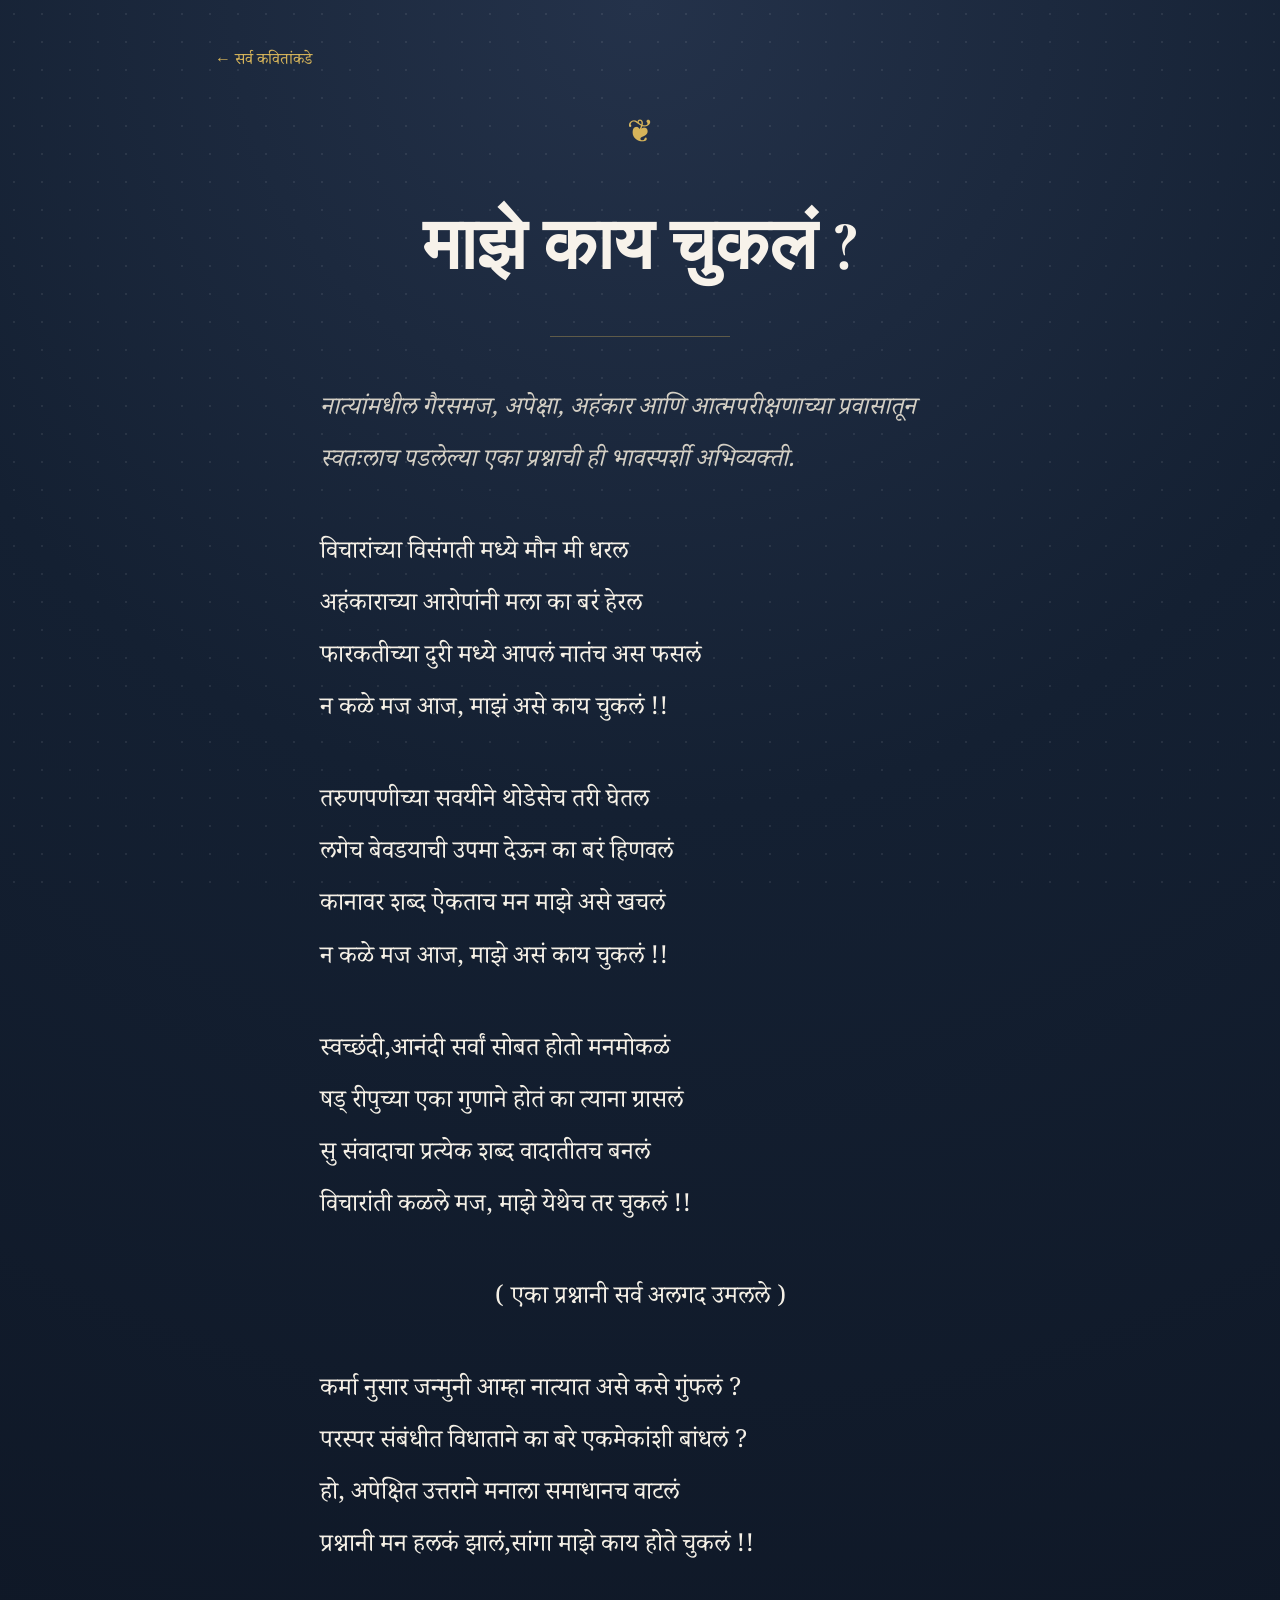
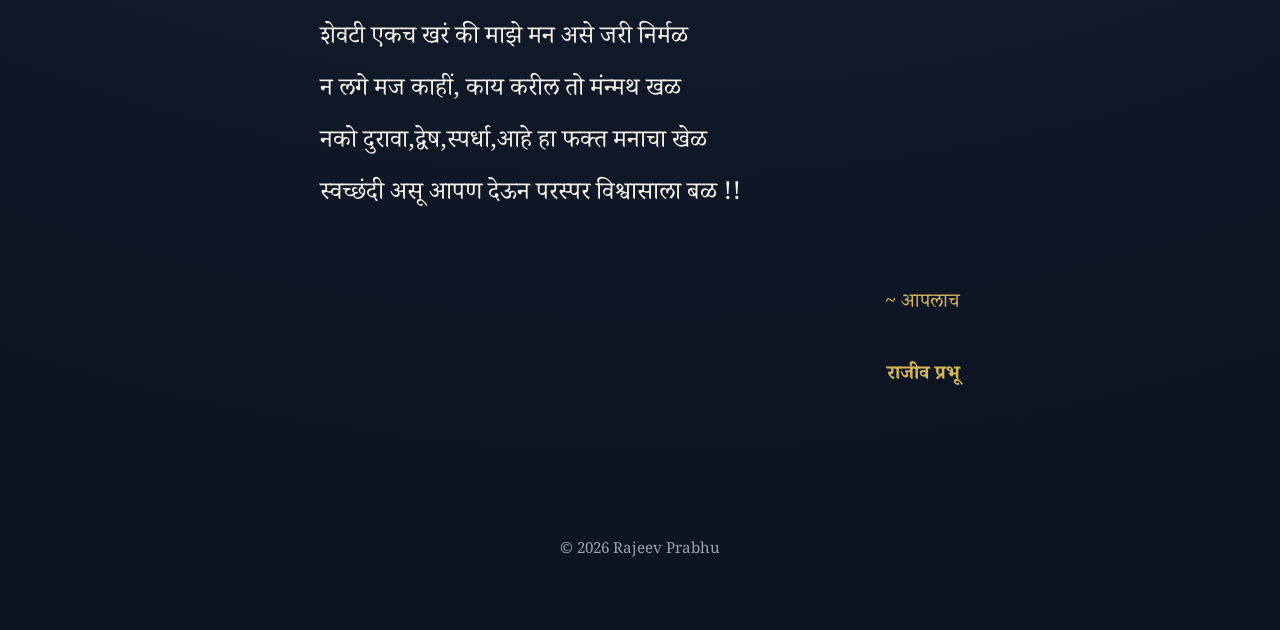
<file: poems/majhe-kay-chukla.html>
<!DOCTYPE html>
<html lang="mr">
<head>
    <meta charset="UTF-8">
    <meta name="viewport" content="width=device-width, initial-scale=1.0">

    <title>माझे काय चुकलं ? | राजीव प्रभू</title>

    <meta name="description" content="माझे काय चुकलं ? — राजीव प्रभू यांची मराठी कविता">

    <link rel="stylesheet" href="../style.css">
</head>

<body>

<div class="poem-page">

    <a href="../index.html" class="back">← सर्व कवितांकडे</a>

    <header class="poem-header">

        <div class="symbol">❦</div>

        <h1>माझे काय चुकलं ?</h1>

        <div class="divider"></div>

    </header>

    <div class="poem">

        <p style="font-style: italic; color:#d4cfc4;">
            नात्यांमधील गैरसमज, अपेक्षा, अहंकार आणि आत्मपरीक्षणाच्या
            प्रवासातून स्वतःलाच पडलेल्या एका प्रश्नाची
            ही भावस्पर्शी अभिव्यक्ती.
        </p>

        <p>
            विचारांच्या विसंगती मध्ये मौन मी धरल<br>
            अहंकाराच्या आरोपांनी मला का बरं हेरल<br>
            फारकतीच्या दुरी मध्ये आपलं नातंच अस फसलं<br>
            न कळे मज आज, माझं असे काय चुकलं !!
        </p>

        <p>
            तरुणपणीच्या सवयीने थोडेसेच तरी घेतल<br>
            लगेच बेवडयाची उपमा देऊन का बरं हिणवलं<br>
            कानावर शब्द ऐकताच मन माझे असे खचलं<br>
            न कळे मज आज, माझे असं काय चुकलं !!
        </p>

        <p>
            स्वच्छंदी,आनंदी सर्वां सोबत होतो मनमोकळं<br>
            षड् रीपुच्या एका गुणाने होतं का त्याना ग्रासलं<br>
            सु संवादाचा प्रत्येक शब्द वादातीतच बनलं<br>
            विचारांती कळले मज, माझे येथेच तर चुकलं !!
        </p>

        <p style="text-align:center;">
            ( एका प्रश्नानी सर्व अलगद उमलले )
        </p>

        <p>
            कर्मा नुसार जन्मुनी आम्हा नात्यात असे कसे गुंफलं ?<br>
            परस्पर संबंधीत विधाताने का बरे एकमेकांशी बांधलं ?<br>
            हो, अपेक्षित उत्तराने मनाला समाधानच वाटलं<br>
            प्रश्नानी मन हलकं झालं,सांगा माझे काय होते चुकलं !!
        </p>

        <p>
            शेवटी एकच खरं की माझे मन असे जरी निर्मळ<br>
            न लगे मज काहीं, काय करील तो मंन्मथ खळ<br>
            नको दुरावा,द्वेष,स्पर्धा,आहे हा फक्त मनाचा खेळ<br>
            स्वच्छंदी असू आपण देऊन परस्पर विश्वासाला बळ !!
        </p>

    </div>

    <div class="signature">

        <p>
            ~ आपलाच
            <br><br>

            <strong>राजीव प्रभू</strong>
        </p>

    </div>

</div>

<footer>

    © 2026 Rajeev Prabhu

</footer>

</body>
</html>
</file>
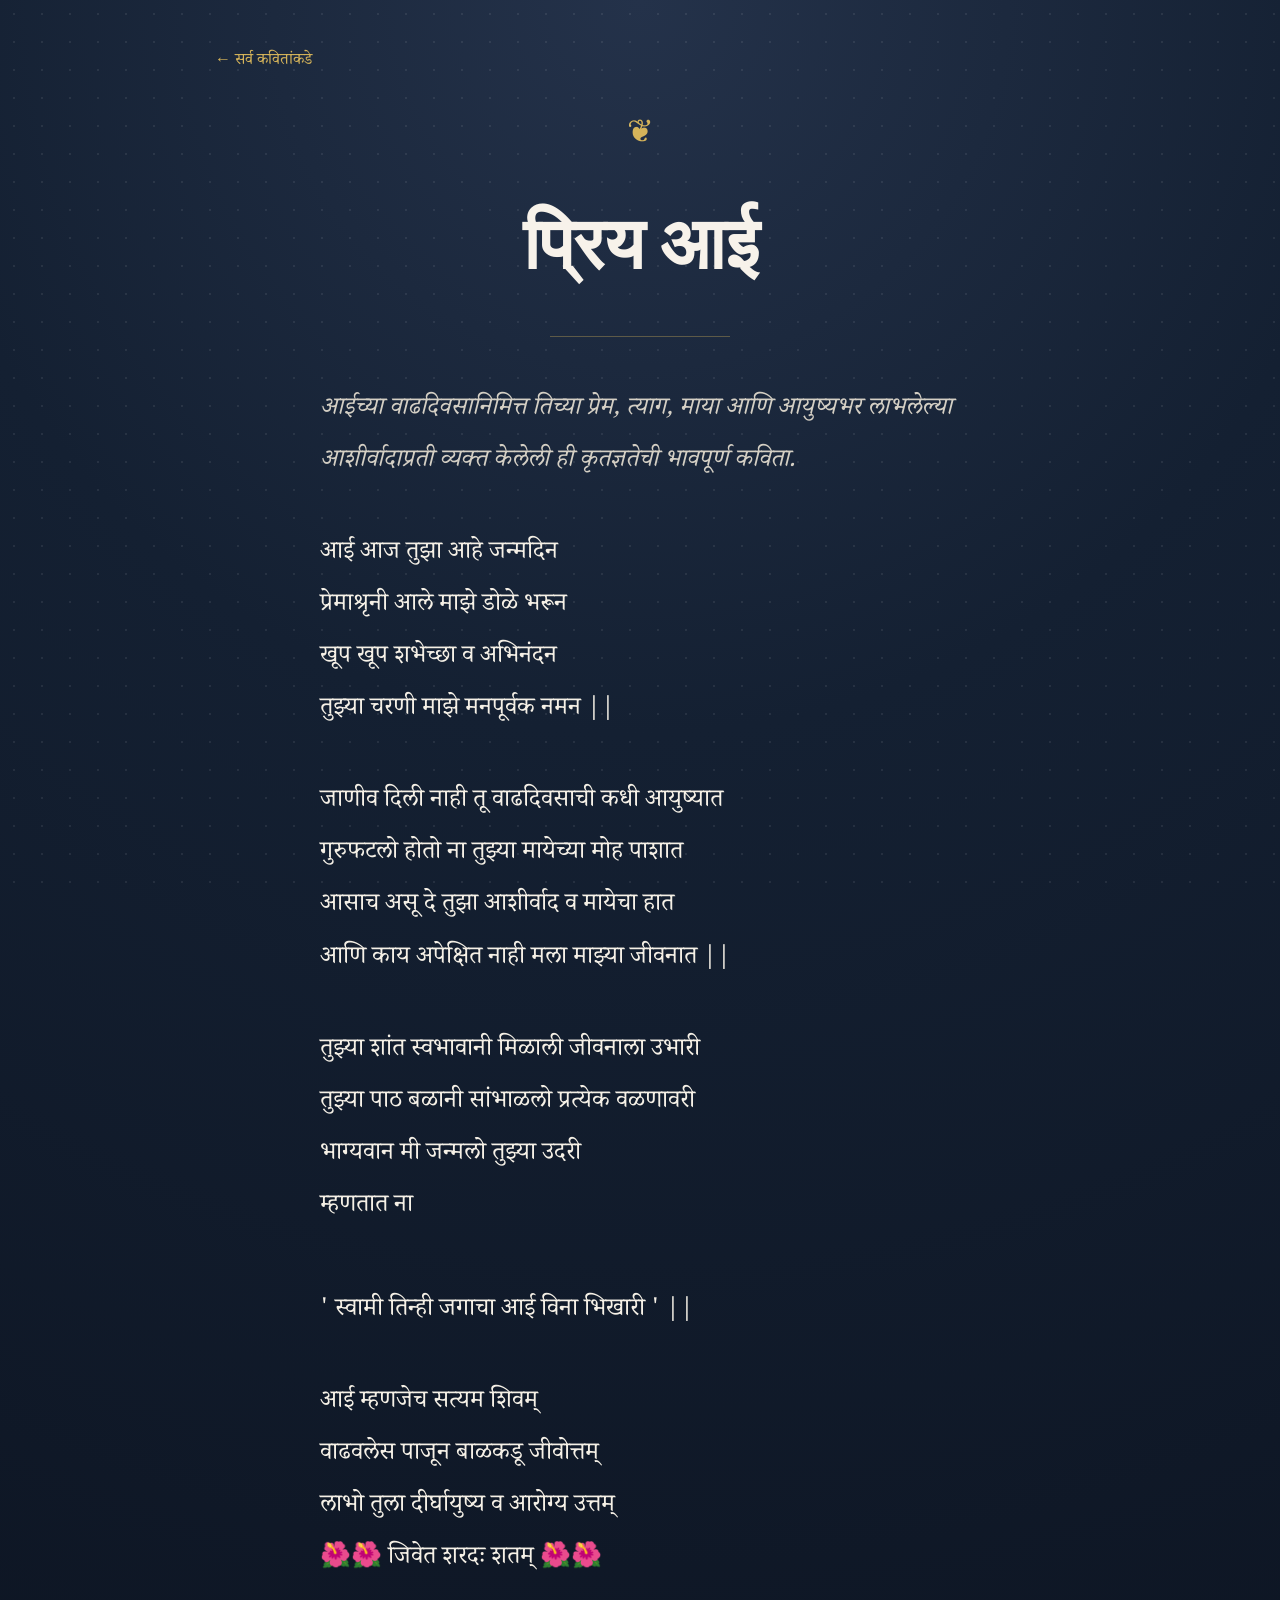
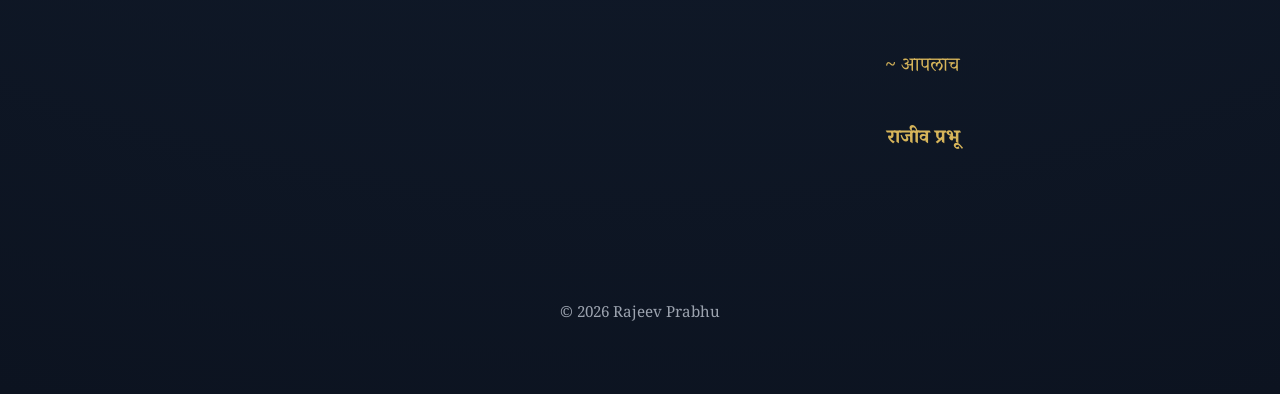
<file: poems/priya-aai.html>
<!DOCTYPE html>
<html lang="mr">
<head>
    <meta charset="UTF-8">
    <meta name="viewport" content="width=device-width, initial-scale=1.0">

    <title>प्रिय आई | राजीव प्रभू</title>

    <meta name="description" content="प्रिय आई — राजीव प्रभू यांची मराठी कविता">

    <link rel="stylesheet" href="../style.css">
</head>

<body>

<div class="poem-page">

    <a href="../index.html" class="back">← सर्व कवितांकडे</a>

    <header class="poem-header">

        <div class="symbol">❦</div>

        <h1>प्रिय आई</h1>

        <div class="divider"></div>

    </header>

    <div class="poem">

        <p style="font-style: italic; color:#d4cfc4;">
            आईच्या वाढदिवसानिमित्त तिच्या प्रेम, त्याग, माया आणि
            आयुष्यभर लाभलेल्या आशीर्वादाप्रती व्यक्त केलेली ही
            कृतज्ञतेची भावपूर्ण कविता.
        </p>

        <p>
            आई आज तुझा आहे जन्मदिन<br>
            प्रेमाश्रृनी आले माझे डोळे भरून<br>
            खूप खूप शभेच्छा व अभिनंदन<br>
            तुझ्या चरणी माझे मनपूर्वक नमन ||
        </p>

        <p>
            जाणीव दिली नाही तू वाढदिवसाची कधी आयुष्यात<br>
            गुरुफटलो होतो ना तुझ्या मायेच्या मोह पाशात<br>
            आसाच असू दे तुझा आशीर्वाद व मायेचा हात<br>
            आणि काय अपेक्षित नाही मला माझ्या जीवनात ||
        </p>

        <p>
            तुझ्या शांत स्वभावानी मिळाली जीवनाला उभारी<br>
            तुझ्या पाठ बळानी सांभाळलो प्रत्येक वळणावरी<br>
            भाग्यवान मी जन्मलो तुझ्या उदरी<br>
            म्हणतात ना<br><br>
            ' स्वामी तिन्ही जगाचा आई विना भिखारी ' ||
        </p>

        <p>
            आई म्हणजेच सत्यम शिवम्<br>
            वाढवलेस पाजून बाळकडू जीवोत्तम्<br>
            लाभो तुला दीर्घायुष्य व आरोग्य उत्तम्<br>
            🌺🌺 जिवेत शरदः शतम् 🌺🌺
        </p>

    </div>

    <div class="signature">

        <p>
            ~ आपलाच
            <br><br>

            <strong>राजीव प्रभू</strong>
        </p>

    </div>

</div>

<footer>

    © 2026 Rajeev Prabhu

</footer>

</body>
</html>
</file>
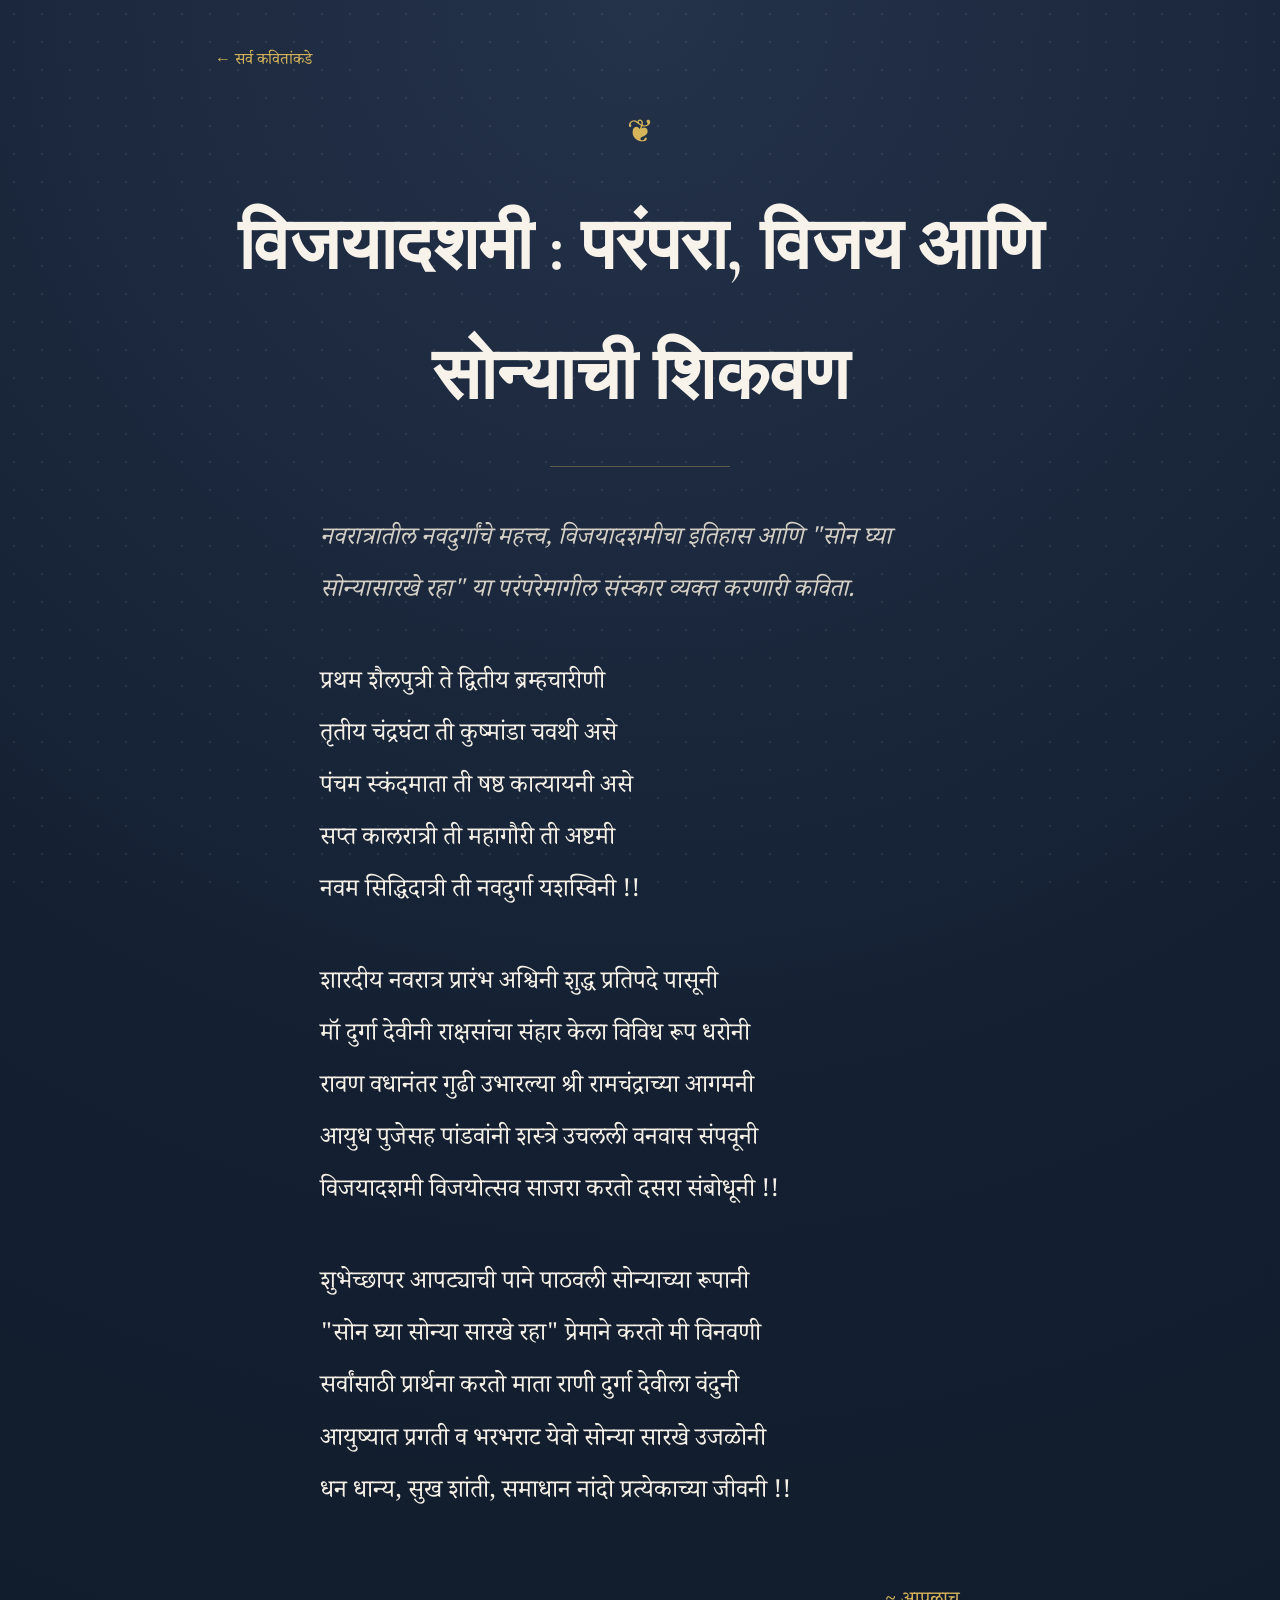
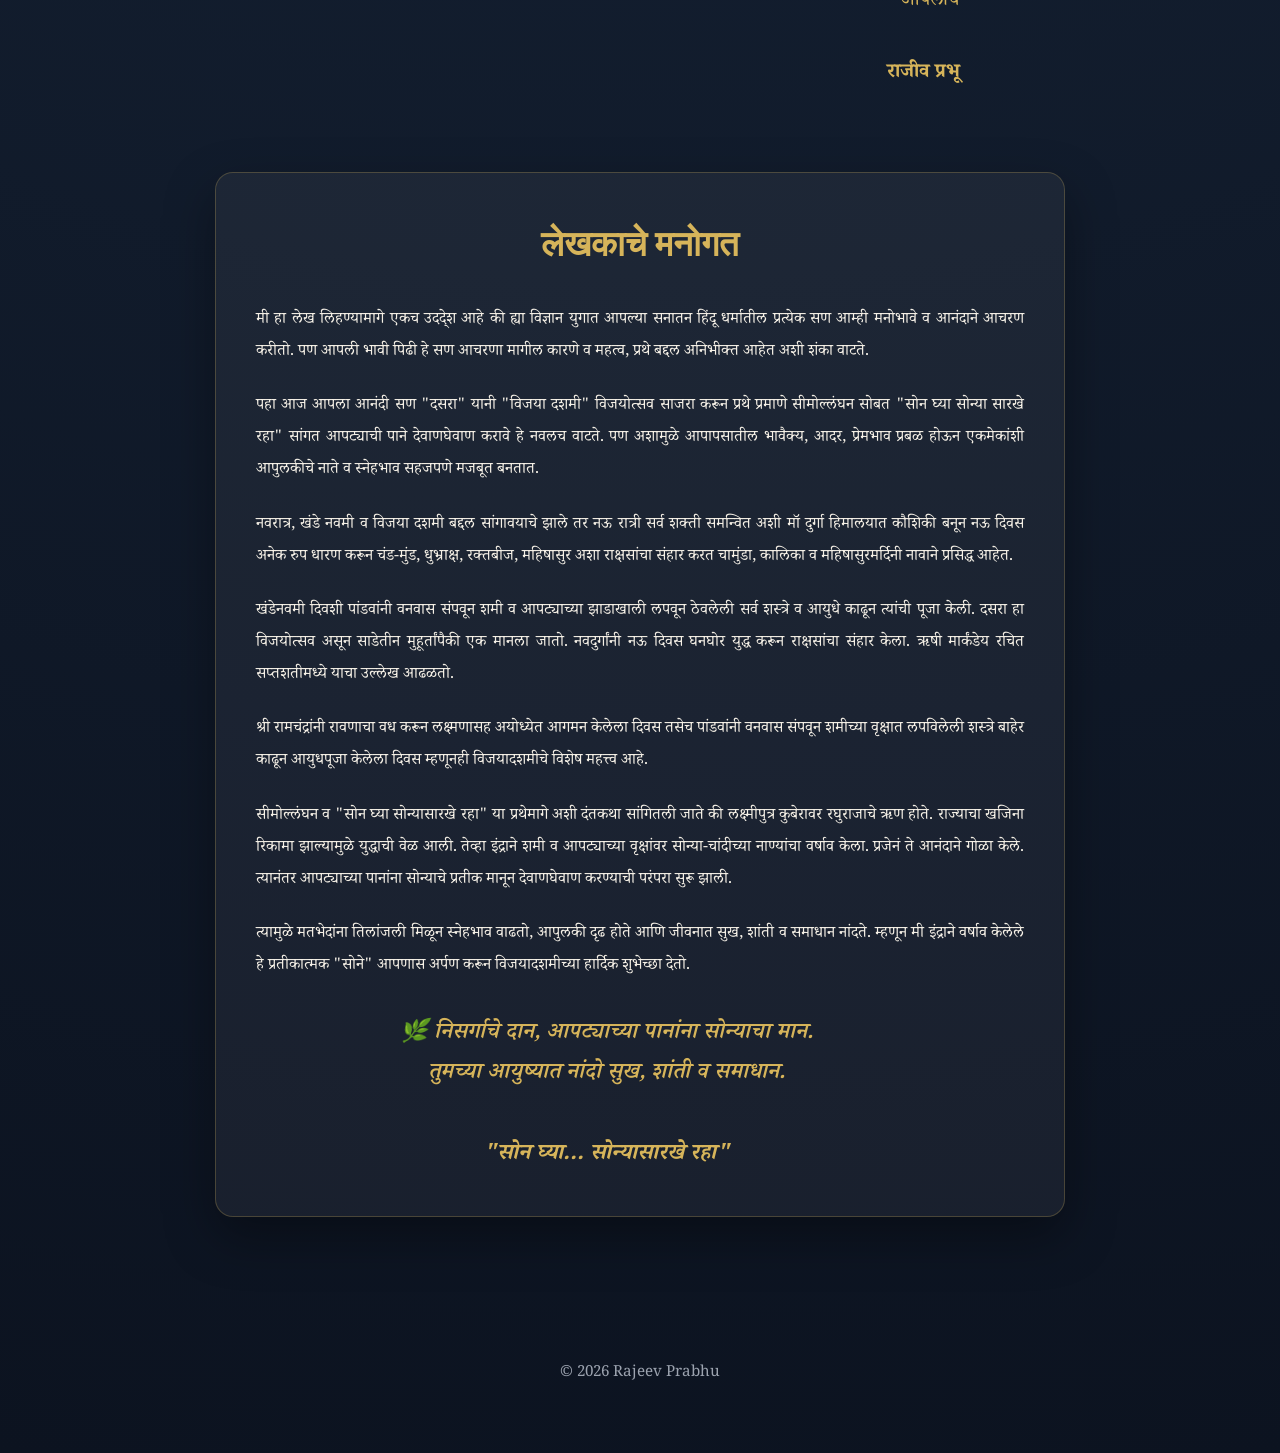
<file: poems/vijayadashami.html>
<!DOCTYPE html>
<html lang="mr">
<head>
    <meta charset="UTF-8">
    <meta name="viewport" content="width=device-width, initial-scale=1.0">

    <title>विजयादशमी : परंपरा, विजय आणि सोन्याची शिकवण | राजीव प्रभू</title>

    <meta name="description" content="विजयादशमी : परंपरा, विजय आणि सोन्याची शिकवण — राजीव प्रभू यांची मराठी कविता">

    <link rel="stylesheet" href="../style.css">
</head>

<body>

<div class="poem-page">

    <a href="../index.html" class="back">← सर्व कवितांकडे</a>

    <header class="poem-header">

        <div class="symbol">❦</div>

        <h1>विजयादशमी : परंपरा, विजय आणि सोन्याची शिकवण</h1>

        <div class="divider"></div>

    </header>

    <div class="poem">

        <p style="font-style: italic; color:#d4cfc4;">
            नवरात्रातील नवदुर्गांचे महत्त्व, विजयादशमीचा इतिहास
            आणि "सोन घ्या सोन्यासारखे रहा" या परंपरेमागील
            संस्कार व्यक्त करणारी कविता.
        </p>

        <p>
            प्रथम शैलपुत्री ते द्वितीय ब्रम्हचारीणी<br>
            तृतीय चंद्रघंटा ती कुष्मांडा चवथी असे<br>
            पंचम स्कंदमाता ती षष्ठ कात्यायनी असे<br>
            सप्त कालरात्री ती महागौरी ती अष्टमी<br>
            नवम सिद्धिदात्री ती नवदुर्गा यशस्विनी !!
        </p>

        <p>
            शारदीय नवरात्र प्रारंभ अश्विनी शुद्ध प्रतिपदे पासूनी<br>
            माॅ दुर्गा देवीनी राक्षसांचा संहार केला विविध रूप धरोनी<br>
            रावण वधानंतर गुढी उभारल्या श्री रामचंद्राच्या आगमनी<br>
            आयुध पुजेसह पांडवांनी शस्त्रे उचलली वनवास संपवूनी<br>
            विजयादशमी विजयोत्सव साजरा करतो दसरा संबोधूनी !!
        </p>

        <p>
            शुभेच्छापर आपट्याची पाने पाठवली सोन्याच्या रूपानी<br>
            "सोन घ्या सोन्या सारखे रहा" प्रेमाने करतो मी विनवणी<br>
            सर्वांसाठी प्रार्थना करतो माता राणी दुर्गा देवीला वंदुनी<br>
            आयुष्यात प्रगती व भरभराट येवो सोन्या सारखे उजळोनी<br>
            धन धान्य, सुख शांती, समाधान नांदो प्रत्येकाच्या जीवनी !!
        </p>

    </div>

    <div class="signature">

        <p>
            ~ आपलाच
            <br><br>
            <strong>राजीव प्रभू</strong>
        </p>

    </div>

    <div class="info-card">

        <h2>लेखकाचे मनोगत</h2>

        <p>
            मी हा लेख लिहण्यामागे एकच उददे्श आहे की ह्या विज्ञान युगात आपल्या सनातन हिंदू धर्मातील प्रत्येक सण आम्ही मनोभावे व आनंदाने आचरण करीतो. पण आपली भावी पिढी हे सण आचरणा मागील कारणे व महत्व, प्रथे बद्दल अनिभीक्त आहेत अशी शंका वाटते.
        </p>

        <p>
            पहा आज आपला आनंदी सण "दसरा" यानी "विजया दशमी" विजयोत्सव साजरा करून प्रथे प्रमाणे सीमोल्लंघन सोबत "सोन घ्या सोन्या सारखे रहा" सांगत आपट्याची पाने देवाणघेवाण करावे हे नवलच वाटते. पण अशामुळे आपापसातील भावैक्य, आदर, प्रेमभाव प्रबळ होऊन एकमेकांशी आपुलकीचे नाते व स्नेहभाव सहजपणे मजबूत बनतात.
        </p>

        <p>
            नवरात्र, खंडे नवमी व विजया दशमी बद्दल सांगावयाचे झाले तर नऊ रात्री सर्व शक्ती समन्वित अशी माॅ दुर्गा हिमालयात कौशिकी बनून नऊ दिवस अनेक रुप धारण करून चंड-मुंड, धुभ्राक्ष, रक्तबीज, महिषासुर अशा राक्षसांचा संहार करत चामुंडा, कालिका व महिषासुरमर्दिनी नावाने प्रसिद्ध आहेत.
        </p>

        <p>
            खंडेनवमी दिवशी पांडवांनी वनवास संपवून शमी व आपट्याच्या झाडाखाली लपवून ठेवलेली सर्व शस्त्रे व आयुधे काढून त्यांची पूजा केली. दसरा हा विजयोत्सव असून साडेतीन मुहूर्तांपैकी एक मानला जातो. नवदुर्गांनी नऊ दिवस घनघोर युद्ध करून राक्षसांचा संहार केला. ऋषी मार्कंडेय रचित सप्तशतीमध्ये याचा उल्लेख आढळतो.
        </p>

        <p>
            श्री रामचंद्रांनी रावणाचा वध करून लक्ष्मणासह अयोध्येत आगमन केलेला दिवस तसेच पांडवांनी वनवास संपवून शमीच्या वृक्षात लपविलेली शस्त्रे बाहेर काढून आयुधपूजा केलेला दिवस म्हणूनही विजयादशमीचे विशेष महत्त्व आहे.
        </p>

        <p>
            सीमोल्लंघन व "सोन घ्या सोन्यासारखे रहा" या प्रथेमागे अशी दंतकथा सांगितली जाते की लक्ष्मीपुत्र कुबेरावर रघुराजाचे ऋण होते. राज्याचा खजिना रिकामा झाल्यामुळे युद्धाची वेळ आली. तेव्हा इंद्राने शमी व आपट्याच्या वृक्षांवर सोन्या-चांदीच्या नाण्यांचा वर्षाव केला. प्रजेनं ते आनंदाने गोळा केले. त्यानंतर आपट्याच्या पानांना सोन्याचे प्रतीक मानून देवाणघेवाण करण्याची परंपरा सुरू झाली.
        </p>

        <p>
            त्यामुळे मतभेदांना तिलांजली मिळून स्नेहभाव वाढतो, आपुलकी दृढ होते आणि जीवनात सुख, शांती व समाधान नांदते. म्हणून मी इंद्राने वर्षाव केलेले हे प्रतीकात्मक "सोने" आपणास अर्पण करून विजयादशमीच्या हार्दिक शुभेच्छा देतो.
        </p>

        <div class="quote">
            🌿 निसर्गाचे दान, आपट्याच्या पानांना सोन्याचा मान.<br>
            तुमच्या आयुष्यात नांदो सुख, शांती व समाधान.<br><br>

            <strong>"सोन घ्या... सोन्यासारखे रहा"</strong>
        </div>

    </div>

</div>

<footer>

    © 2026 Rajeev Prabhu

</footer>

</body>
</html>
</file>
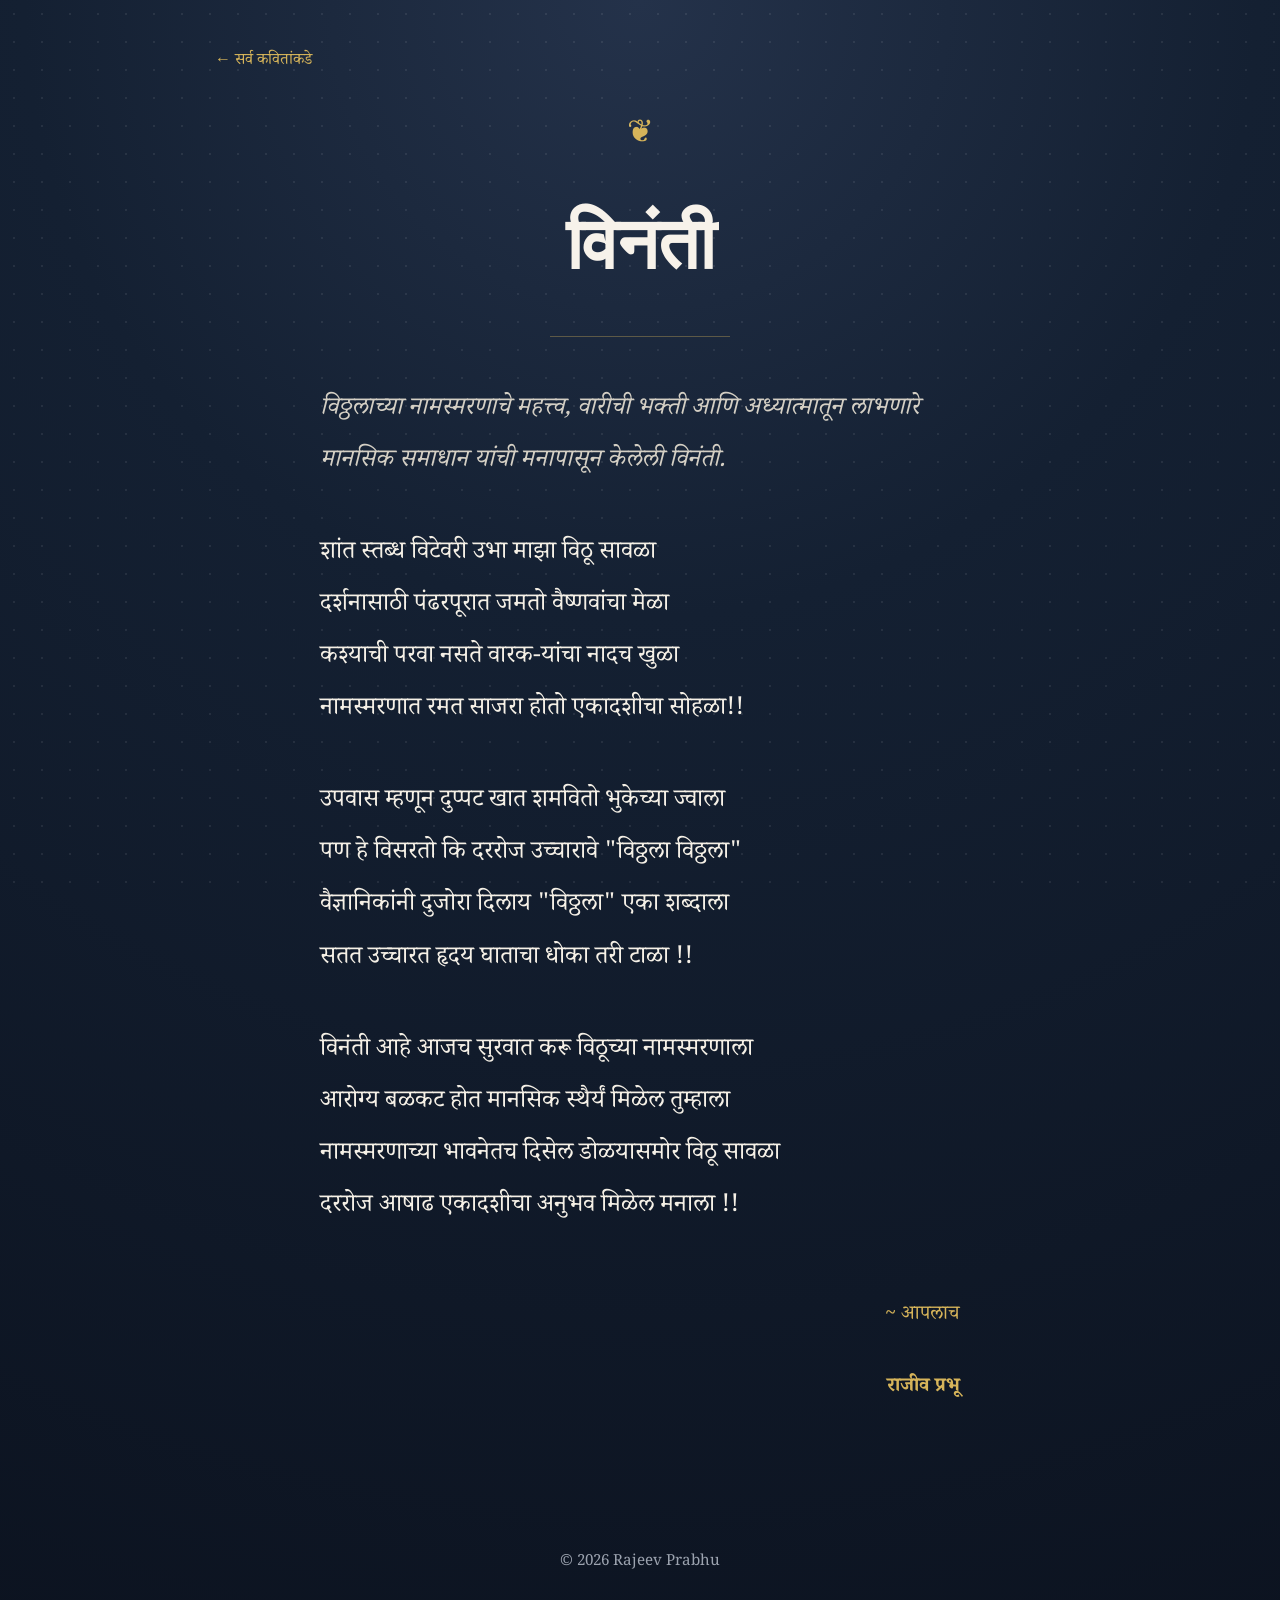
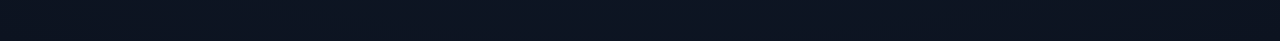
<file: poems/vinanti.html>
<!DOCTYPE html>
<html lang="mr">
<head>
    <meta charset="UTF-8">
    <meta name="viewport" content="width=device-width, initial-scale=1.0">

    <title>विनंती | राजीव प्रभू</title>

    <meta name="description" content="विनंती — राजीव प्रभू यांची मराठी कविता">

    <link rel="stylesheet" href="../style.css">
</head>

<body>

<div class="poem-page">

    <a href="../index.html" class="back">← सर्व कवितांकडे</a>

    <header class="poem-header">

        <div class="symbol">❦</div>

        <h1>विनंती</h1>

        <div class="divider"></div>

    </header>

    <div class="poem">

        <p style="font-style: italic; color:#d4cfc4;">
            विठ्ठलाच्या नामस्मरणाचे महत्त्व, वारीची भक्ती आणि
            अध्यात्मातून लाभणारे मानसिक समाधान यांची
            मनापासून केलेली विनंती.
        </p>

        <p>
            शांत स्तब्ध विटेवरी उभा माझा विठू सावळा<br>
            दर्शनासाठी पंढरपूरात जमतो वैष्णवांचा मेळा<br>
            कश्याची परवा नसते वारक-यांचा नादच खुळा<br>
            नामस्मरणात रमत साजरा होतो एकादशीचा सोहळा!!
        </p>

        <p>
            उपवास म्हणून दुप्पट खात शमवितो भुकेच्या ज्वाला<br>
            पण हे विसरतो कि दररोज उच्चारावे "विठ्ठला विठ्ठला"<br>
            वैज्ञानिकांनी दुजोरा दिलाय "विठ्ठला" एका शब्दाला<br>
            सतत उच्चारत हृदय घाताचा धोका तरी टाळा !!
        </p>

        <p>
            विनंती आहे आजच सुरवात करू विठूच्या नामस्मरणाला<br>
            आरोग्य बळकट होत मानसिक स्थैर्यं मिळेल तुम्हाला<br>
            नामस्मरणाच्या भावनेतच दिसेल डोळयासमोर विठू सावळा<br>
            दररोज आषाढ एकादशीचा अनुभव मिळेल मनाला !!
        </p>

    </div>

    <div class="signature">

        <p>
            ~ आपलाच
            <br><br>

            <strong>राजीव प्रभू</strong>
        </p>

    </div>

</div>

<footer>

    © 2026 Rajeev Prabhu

</footer>

</body>
</html>
</file>
<file: style.css>
/* 
RajeevPrabhu.github.io
Literary Theme v1.0
*/

@import url('https://fonts.googleapis.com/css2?family=Noto+Serif+Devanagari:wght@400;500;600;700&family=Cormorant+Garamond:wght@400;500;600&display=swap');

:root{
    --bg:#0c1320;
    --bg2:#172234;
    --paper:#f5f0e6;
    --text:#f7f2ea;
    --muted:#d4cfc4;
    --gold:#d6b45a;
    --gold2:#f0d889;
    --line:rgba(214,180,90,.35);
    --shadow:0 20px 50px rgba(0,0,0,.35);
    --radius:18px;
}

*{
    margin:0;
    padding:0;
    box-sizing:border-box;
}

html{
    scroll-behavior:smooth;
}

body{
    background:
      radial-gradient(circle at top,#24324a 0%,#142032 35%,#0c1320 100%);
    color:var(--text);
    font-family:"Noto Serif Devanagari",serif;
    min-height:100vh;
    line-height:1.8;
}

body::before{
    content:"";
    position:fixed;
    inset:0;
    pointer-events:none;
    opacity:.08;
    background-image:
      radial-gradient(#ffffff 1px,transparent 1px);
    background-size:28px 28px;
}

.container{
    width:min(1100px,92%);
    margin:auto;
}

.hero{
    min-height:100vh;
    display:flex;
    flex-direction:column;
    justify-content:center;
    align-items:center;
    text-align:center;
}

.symbol{
    color:var(--gold);
    font-size:2rem;
    margin-bottom:1rem;
}

.title{
    font-family:"Cormorant Garamond",serif;
    font-size:clamp(3.2rem,7vw,5.4rem);
    letter-spacing:2px;
    font-weight:600;
}

.subtitle{
    color:var(--muted);
    margin-top:.7rem;
    font-size:clamp(1.2rem,2vw,1.6rem);
}

.quote{
    max-width:700px;
    margin-top:3rem;
    color:#e3ddd2;
    font-size:clamp(1.1rem,2vw,1.4rem);
    font-style:italic;
}

.button{
    margin-top:3rem;
    display:inline-block;
    color:var(--gold);
    text-decoration:none;
    border:1px solid var(--gold);
    padding:.9rem 2rem;
    border-radius:999px;
    transition:.3s;
}

.button:hover{
    background:var(--gold);
    color:#111;
}

section{
    padding:5rem 0;
}

.section-title{
    text-align:center;
    font-family:"Cormorant Garamond",serif;
    color:var(--gold);
    font-size:clamp(2rem,4vw,3rem);
    margin-bottom:2.5rem;
}

.card{
    background:rgba(255,255,255,.04);
    border:1px solid rgba(255,255,255,.08);
    border-radius:var(--radius);
    padding:2rem;
    box-shadow:var(--shadow);
    transition:.3s;
}

.card:hover{
    transform:translateY(-6px);
    border-color:var(--gold);
}

.card h3{
    font-size:2rem;
    margin-bottom:1rem;
}

.card p{
    color:var(--muted);
}

.read{
    display:inline-block;
    margin-top:1.3rem;
    color:var(--gold);
    text-decoration:none;
}

.read:hover{
    color:var(--gold2);
}

/* poem page */

.poem-page{
    width:min(850px,92%);
    margin:auto;
    padding:3rem 0 5rem;
}

.back{
    display:inline-block;
    color:var(--gold);
    text-decoration:none;
    margin-bottom:2rem;
}

.back:hover{
    color:var(--gold2);
}

.poem-header{
    text-align:center;
    margin-bottom:3rem;
}

.poem-header h1{
    font-family:"Cormorant Garamond",serif;
    font-size:clamp(3rem,6vw,4.5rem);
    margin-top:.8rem;
}

.divider{
    width:180px;
    height:1px;
    background:var(--line);
    margin:1.5rem auto;
}

.poem{
    max-width:640px;
    margin:auto;
    font-size:clamp(1.15rem,2vw,1.55rem);
    line-height:2.1;
    color:var(--paper);
}

.poem p{
    margin-bottom:2.5rem;
    text-align:left;
}

.signature{
    max-width:640px;
    margin:4rem auto 0;
    text-align:right;
    color:var(--gold);
    font-size:1.25rem;
}

footer{
    text-align:center;
    color:#9ca3af;
    padding:4rem 0;
    font-size:.95rem;
}

@media (max-width:768px){

.hero{
    min-height:85vh;
}

.poem{
    font-size:1.05rem;
    line-height:1.95;
}

.poem p{
    margin-bottom:2rem;
}

.signature{
    font-size:1.05rem;
}

.card{
    padding:1.5rem;
}

.section{
    padding:3.5rem 0;
}
}

/* Author's Note / Article Card */

.info-card{
    max-width:850px;
    margin:5rem auto 0;
    padding:2.5rem;
    background:rgba(255,255,255,.05);
    border:1px solid rgba(214,180,90,.25);
    border-radius:18px;
    box-shadow:var(--shadow);
}

.info-card h2{
    font-family:"Cormorant Garamond",serif;
    color:var(--gold);
    text-align:center;
    font-size:2.2rem;
    margin-bottom:1.8rem;
}

.info-card p{
    color:var(--paper);
    text-align:justify;
    line-height:2;
    margin-bottom:1.4rem;
}

.info-card .quote{
    text-align:center;
    color:var(--gold);
    font-weight:600;
    font-style:italic;
    margin-top:2rem;
}
</file>
